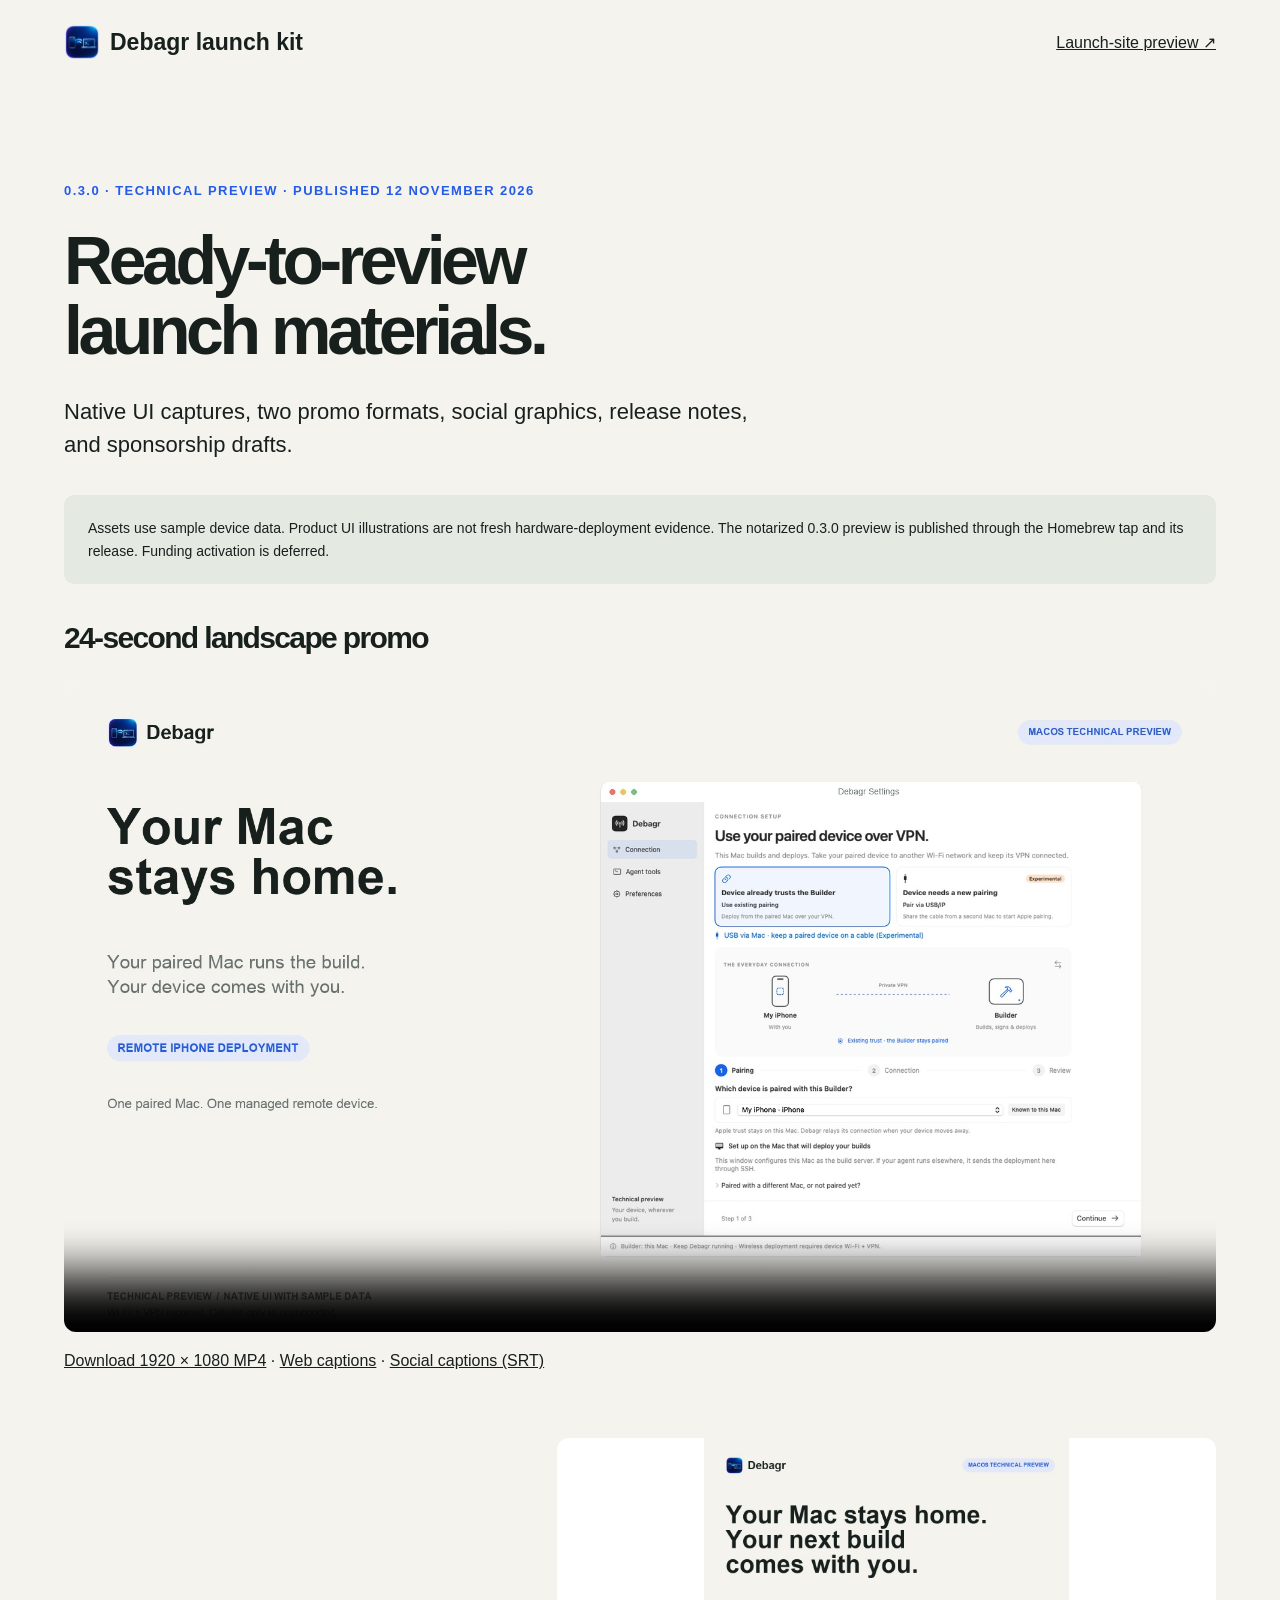
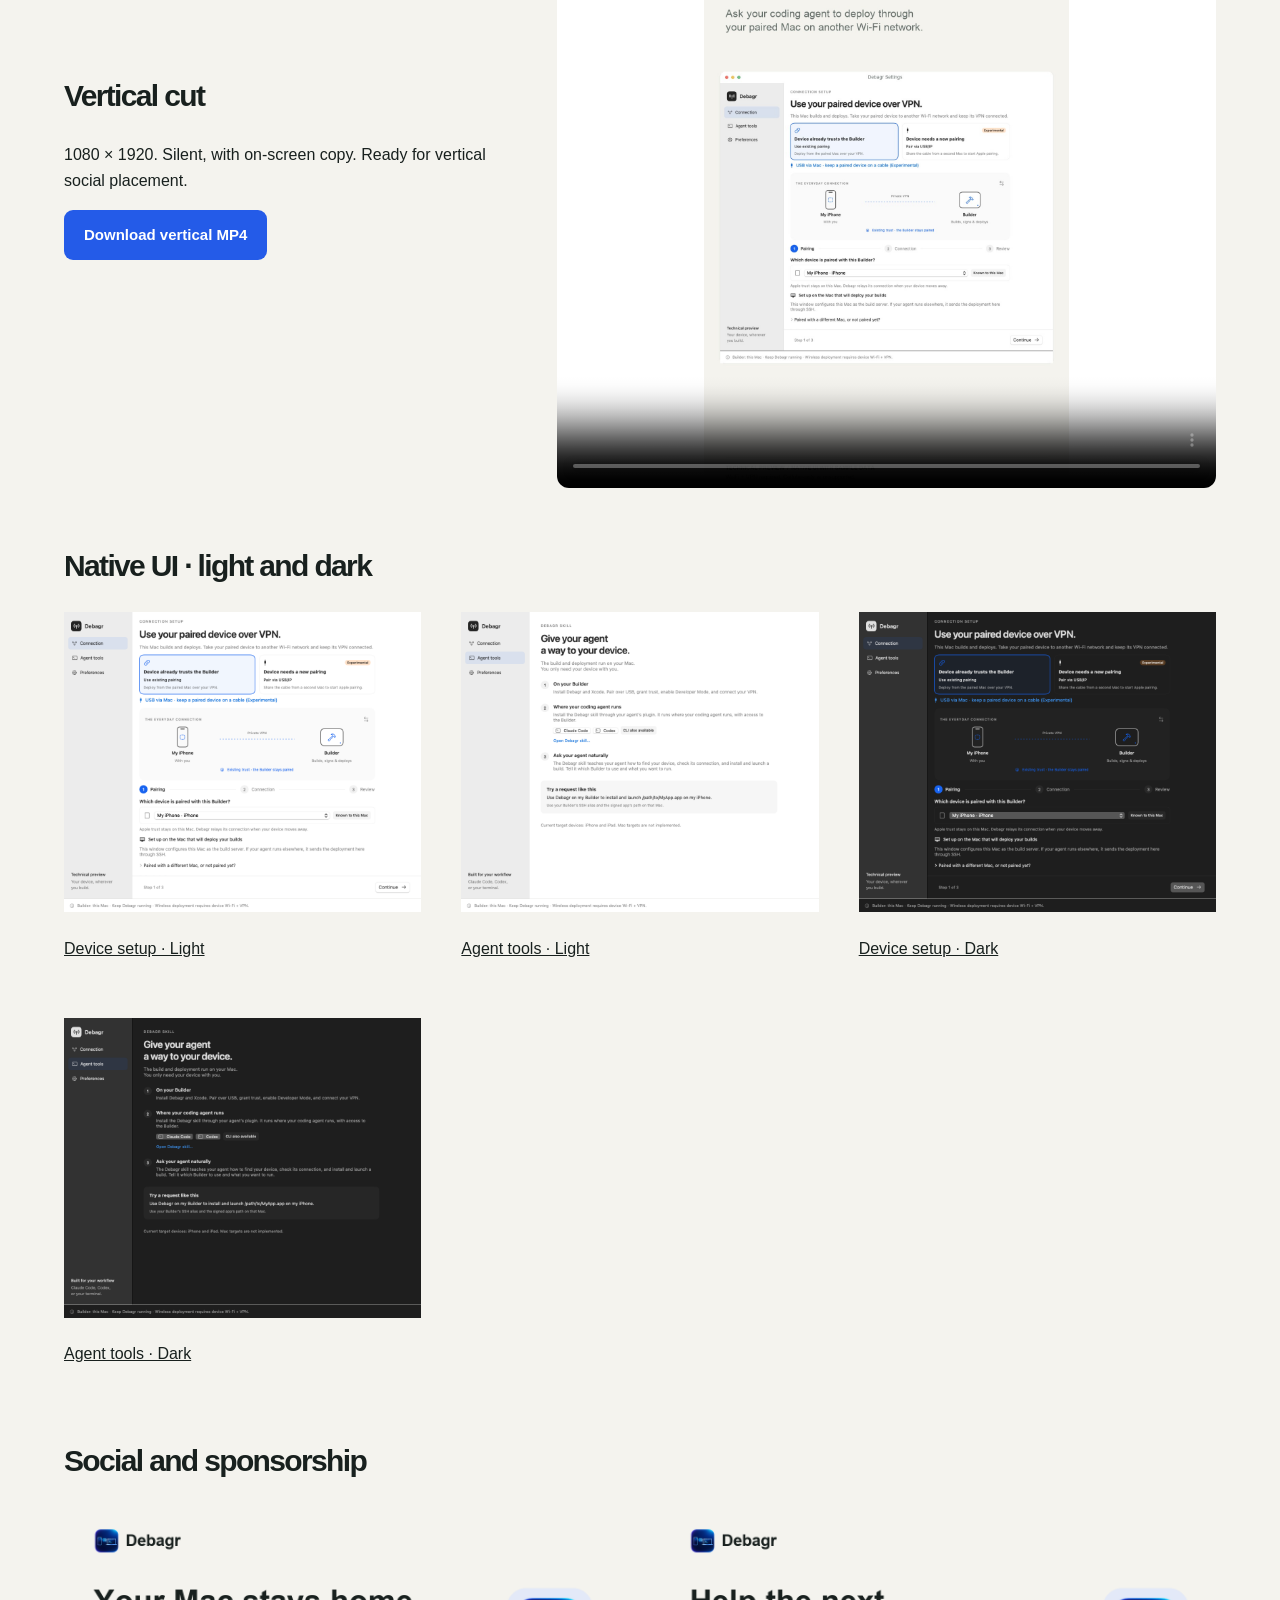
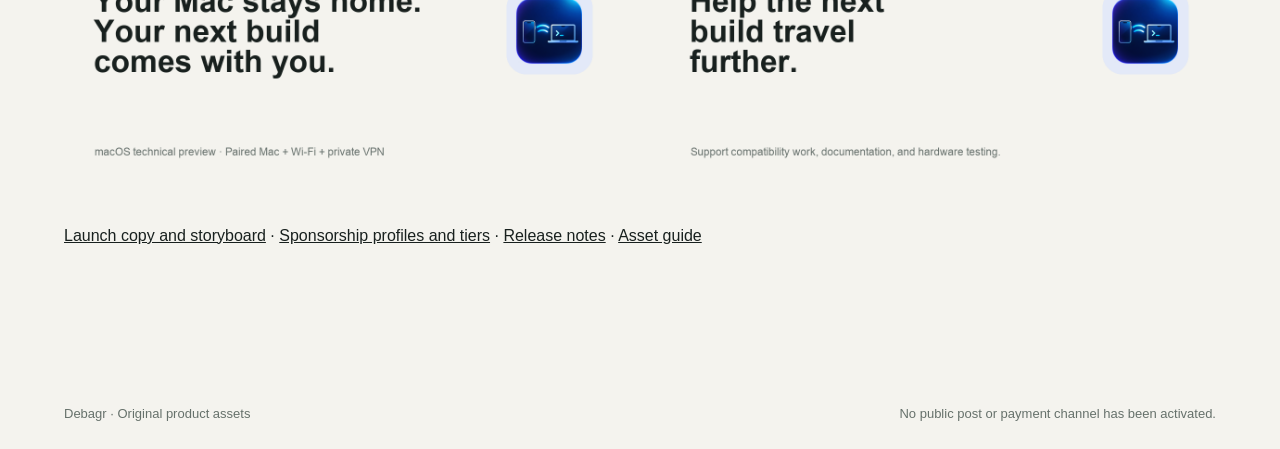
<file: Marketing/index.html>
<!doctype html>
<html lang="en"><head><meta charset="utf-8"><meta name="viewport" content="width=device-width,initial-scale=1"><title>Debagr launch kit</title><link rel="stylesheet" href="site/styles.css"></head>
<body><nav><a class="brand" href="index.html"><img src="AppIcon.png" width="36" height="36" alt="">Debagr launch kit</a><a href="site/">Launch-site preview ↗</a></nav><main class="legal" style="max-width:1200px"><span class="eyebrow">0.3.0 · Technical preview · Published 12 November 2026</span><h1>Ready-to-review<br>launch materials.</h1><p class="lede">Native UI captures, two promo formats, social graphics, release notes, and sponsorship drafts.</p><div class="warning">Assets use sample device data. Product UI illustrations are not fresh hardware-deployment evidence. The notarized 0.3.0 preview is published through the Homebrew tap and its release. Funding activation is deferred.</div>
<section><h2>24-second landscape promo</h2><video controls playsinline preload="metadata" poster="video/debagr-promo-landscape-poster.jpg"><source src="video/debagr-promo-landscape.mp4" type="video/mp4"><track kind="captions" src="video/debagr-promo.vtt" srclang="en" label="English"></video><p><a href="video/debagr-promo-landscape.mp4" download>Download 1920 × 1080 MP4</a> · <a href="video/debagr-promo.vtt" download>Web captions</a> · <a href="video/debagr-promo.srt" download>Social captions (SRT)</a></p></section>
<section class="showcase"><div><h2>Vertical cut</h2><p>1080 × 1920. Silent, with on-screen copy. Ready for vertical social placement.</p><a class="button" href="video/debagr-promo-vertical.mp4" download>Download vertical MP4</a></div><video controls playsinline preload="metadata" poster="video/debagr-promo-vertical-poster.jpg" style="max-height:650px"><source src="video/debagr-promo-vertical.mp4" type="video/mp4"><track kind="captions" src="video/debagr-promo.vtt" srclang="en" label="English"></video></section>
<section><h2>Native UI · light and dark</h2><div class="grid" style="grid-template-columns:repeat(auto-fit,minmax(270px,1fr))"><a href="screenshots/device-setup-light.png"><img src="screenshots/device-setup-light.png" alt="Device setup in light appearance, sample data"><p>Device setup · Light</p></a><a href="screenshots/agent-tools-light.png"><img src="screenshots/agent-tools-light.png" alt="Agent tools in light appearance, sample data"><p>Agent tools · Light</p></a><a href="screenshots/device-setup-dark.png"><img src="screenshots/device-setup-dark.png" alt="Device setup in dark appearance, sample data"><p>Device setup · Dark</p></a><a href="screenshots/agent-tools-dark.png"><img src="screenshots/agent-tools-dark.png" alt="Agent tools in dark appearance, sample data"><p>Agent tools · Dark</p></a></div></section>
<section><h2>Social and sponsorship</h2><div class="grid" style="grid-template-columns:repeat(auto-fit,minmax(270px,1fr))"><a href="social/launch-card.png"><img src="social/launch-card.png" alt="Debagr social card: Your Mac stays home. Your next build comes with you."></a><a href="sponsorship/cover.png"><img src="sponsorship/cover.png" alt="Sponsor cover: Help the next build travel further."></a></div><p><a href="launch-copy.md">Launch copy and storyboard</a> · <a href="sponsorship/README.md">Sponsorship profiles and tiers</a> · <a href="release-notes.md">Release notes</a> · <a href="README.md">Asset guide</a></p></section></main><footer><span>Debagr · Original product assets</span><span>No public post or payment channel has been activated.</span></footer></body></html>
</file>
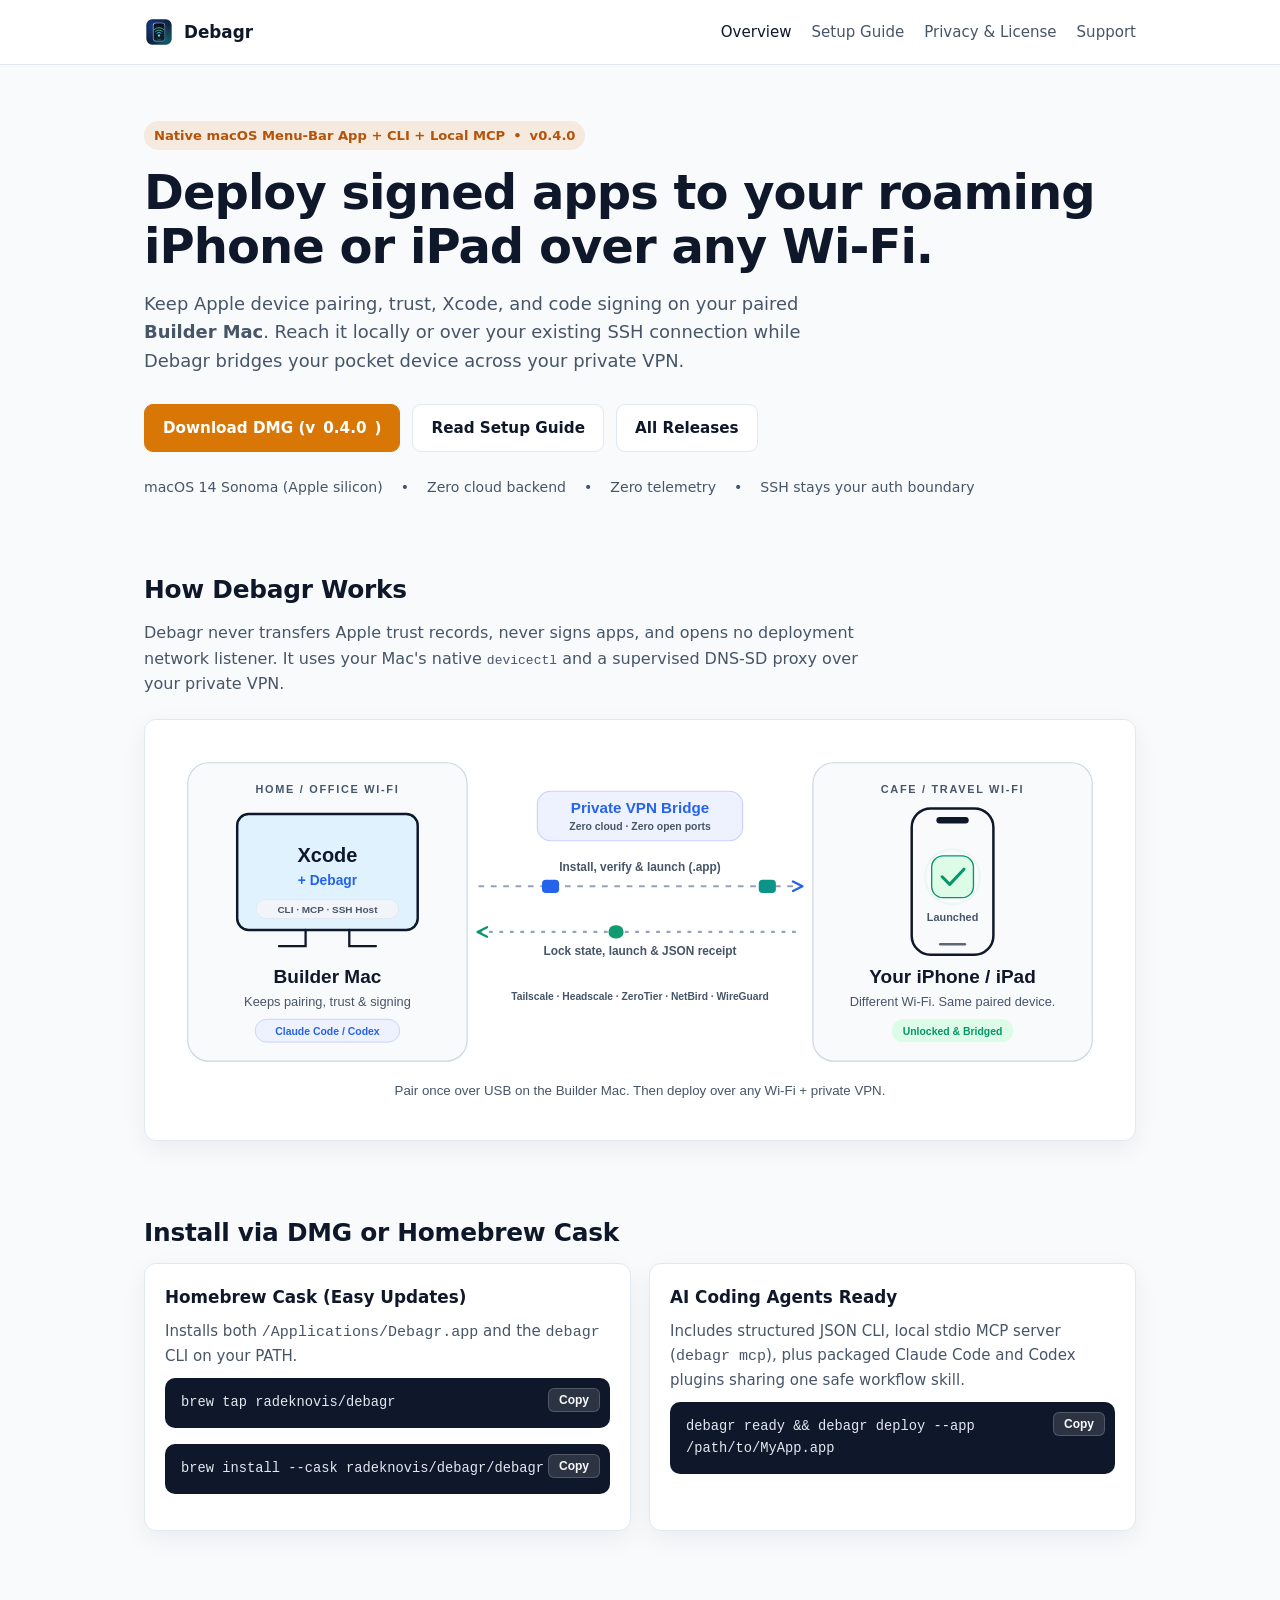
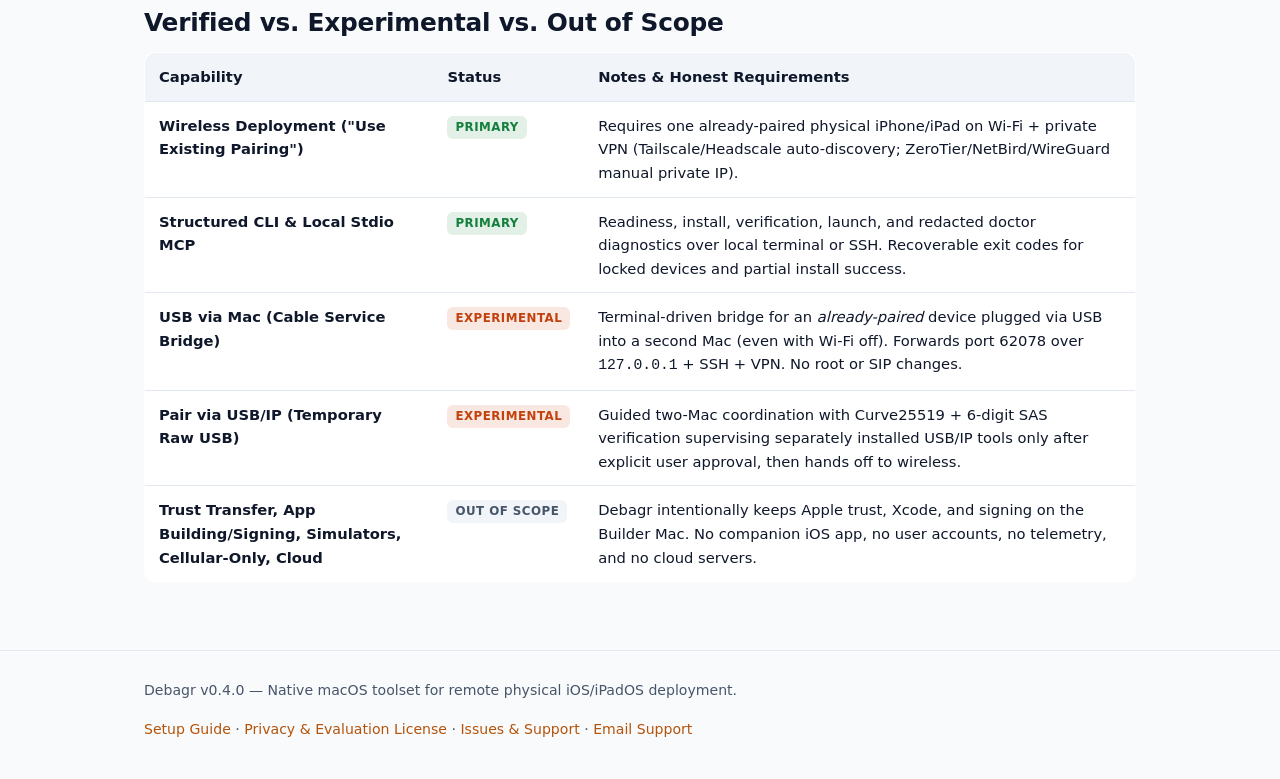
<file: site/index.html>
<!DOCTYPE html>
<html lang="en">
<head>
  <meta charset="utf-8">
  <meta name="viewport" content="width=device-width, initial-scale=1">
  <title>Debagr — Deploy Signed iOS & iPadOS Apps Remotely Through Your Paired Builder Mac</title>
  <link rel="icon" href="assets/app-icon.png">
  <link rel="stylesheet" href="styles.css">
  <script src="config.js"></script>
</head>
<body>
  <header class="site-header">
    <div class="container nav-inner">
      <a class="brand" href="index.html">
        <img src="assets/logo.svg" alt="Debagr icon">
        <span>Debagr</span>
      </a>
      <nav class="nav-links">
        <a class="active" href="index.html">Overview</a>
        <a href="guide.html">Setup Guide</a>
        <a href="legal.html">Privacy &amp; License</a>
        <a data-config-href="supportUrl" href="#support">Support</a>
      </nav>
    </div>
  </header>

  <main class="container">
    <section class="hero">
      <div class="eyebrow">
        <span>Native macOS Menu-Bar App + CLI + Local MCP</span>
        <span>•</span>
        <span>v<span data-config-text="version">0.4.0</span></span>
      </div>
      <h1>Deploy signed apps to your roaming iPhone or iPad over any Wi-Fi.</h1>
      <p class="lead">
        Keep Apple device pairing, trust, Xcode, and code signing on your paired <strong>Builder Mac</strong>.
        Reach it locally or over your existing SSH connection while Debagr bridges your pocket device across your private VPN.
      </p>

      <div class="cta-row">
        <a class="btn btn-primary" data-config-href="downloadUrl" href="#">Download DMG (v<span data-config-text="version">0.4.0</span>)</a>
        <a class="btn" href="guide.html">Read Setup Guide</a>
        <a class="btn" data-config-href="releasesUrl" href="#">All Releases</a>
      </div>

      <div class="meta-strip">
        <span data-config-text="minMacOS">macOS 14 Sonoma (Apple silicon)</span>
        <span>•</span>
        <span>Zero cloud backend</span>
        <span>•</span>
        <span>Zero telemetry</span>
        <span>•</span>
        <span>SSH stays your auth boundary</span>
      </div>
    </section>

    <section class="section">
      <h2>How Debagr Works</h2>
      <p class="section-sub">
        Debagr never transfers Apple trust records, never signs apps, and opens no deployment network listener.
        It uses your Mac's native <code>devicectl</code> and a supervised DNS-SD proxy over your private VPN.
      </p>
      <div class="diagram-box">
        <img src="assets/remote-deployment.svg" alt="Paired Builder Mac bridges signed app installs and launches to your roaming iPhone or iPad over a private VPN" style="width:100%;height:auto;display:block;border-radius:12px;">
      </div>
    </section>

    <section class="section">
      <h2>Install via DMG or Homebrew Cask</h2>
      <div class="card-grid">
        <div class="card">
          <h3>Homebrew Cask (Easy Updates)</h3>
          <p>Installs both <code>/Applications/Debagr.app</code> and the <code>debagr</code> CLI on your PATH.</p>
          <div class="code-block"><pre data-config-text="homebrewTapCommand">brew tap radeknovis/debagr</pre></div>
          <div class="code-block"><pre data-config-text="homebrewCaskCommand">brew install --cask radeknovis/debagr/debagr</pre></div>
        </div>
        <div class="card">
          <h3>AI Coding Agents Ready</h3>
          <p>Includes structured JSON CLI, local stdio MCP server (<code>debagr mcp</code>), plus packaged Claude Code and Codex plugins sharing one safe workflow skill.</p>
          <div class="code-block"><pre>debagr ready &amp;&amp; debagr deploy --app /path/to/MyApp.app</pre></div>
        </div>
      </div>
    </section>

    <section class="section">
      <h2>Verified vs. Experimental vs. Out of Scope</h2>
      <table>
        <thead>
          <tr>
            <th>Capability</th>
            <th>Status</th>
            <th>Notes &amp; Honest Requirements</th>
          </tr>
        </thead>
        <tbody>
          <tr>
            <td><strong>Wireless Deployment ("Use Existing Pairing")</strong></td>
            <td><span class="badge badge-ok">Primary</span></td>
            <td>Requires one already-paired physical iPhone/iPad on Wi-Fi + private VPN (Tailscale/Headscale auto-discovery; ZeroTier/NetBird/WireGuard manual private IP).</td>
          </tr>
          <tr>
            <td><strong>Structured CLI &amp; Local Stdio MCP</strong></td>
            <td><span class="badge badge-ok">Primary</span></td>
            <td>Readiness, install, verification, launch, and redacted doctor diagnostics over local terminal or SSH. Recoverable exit codes for locked devices and partial install success.</td>
          </tr>
          <tr>
            <td><strong>USB via Mac (Cable Service Bridge)</strong></td>
            <td><span class="badge badge-exp">Experimental</span></td>
            <td>Terminal-driven bridge for an <em>already-paired</em> device plugged via USB into a second Mac (even with Wi-Fi off). Forwards port 62078 over <code>127.0.0.1</code> + SSH + VPN. No root or SIP changes.</td>
          </tr>
          <tr>
            <td><strong>Pair via USB/IP (Temporary Raw USB)</strong></td>
            <td><span class="badge badge-exp">Experimental</span></td>
            <td>Guided two-Mac coordination with Curve25519 + 6-digit SAS verification supervising separately installed USB/IP tools only after explicit user approval, then hands off to wireless.</td>
          </tr>
          <tr>
            <td><strong>Trust Transfer, App Building/Signing, Simulators, Cellular-Only, Cloud</strong></td>
            <td><span class="badge badge-neutral">Out of Scope</span></td>
            <td>Debagr intentionally keeps Apple trust, Xcode, and signing on the Builder Mac. No companion iOS app, no user accounts, no telemetry, and no cloud servers.</td>
          </tr>
        </tbody>
      </table>
    </section>
  </main>

  <footer class="site-footer" id="support">
    <div class="container footer-row">
      <div>Debagr v<span data-config-text="version">0.4.0</span> — Native macOS toolset for remote physical iOS/iPadOS deployment.</div>
      <div>
        <a href="guide.html">Setup Guide</a> ·
        <a href="legal.html">Privacy &amp; Evaluation License</a> ·
        <a data-config-href="supportUrl" href="#">Issues &amp; Support</a> ·
        <a data-config-href="supportEmail" href="mailto:support@debagr.example">Email Support</a>
      </div>
    </div>
  </footer>

  <script src="app.js"></script>
</body>
</html>
</file>
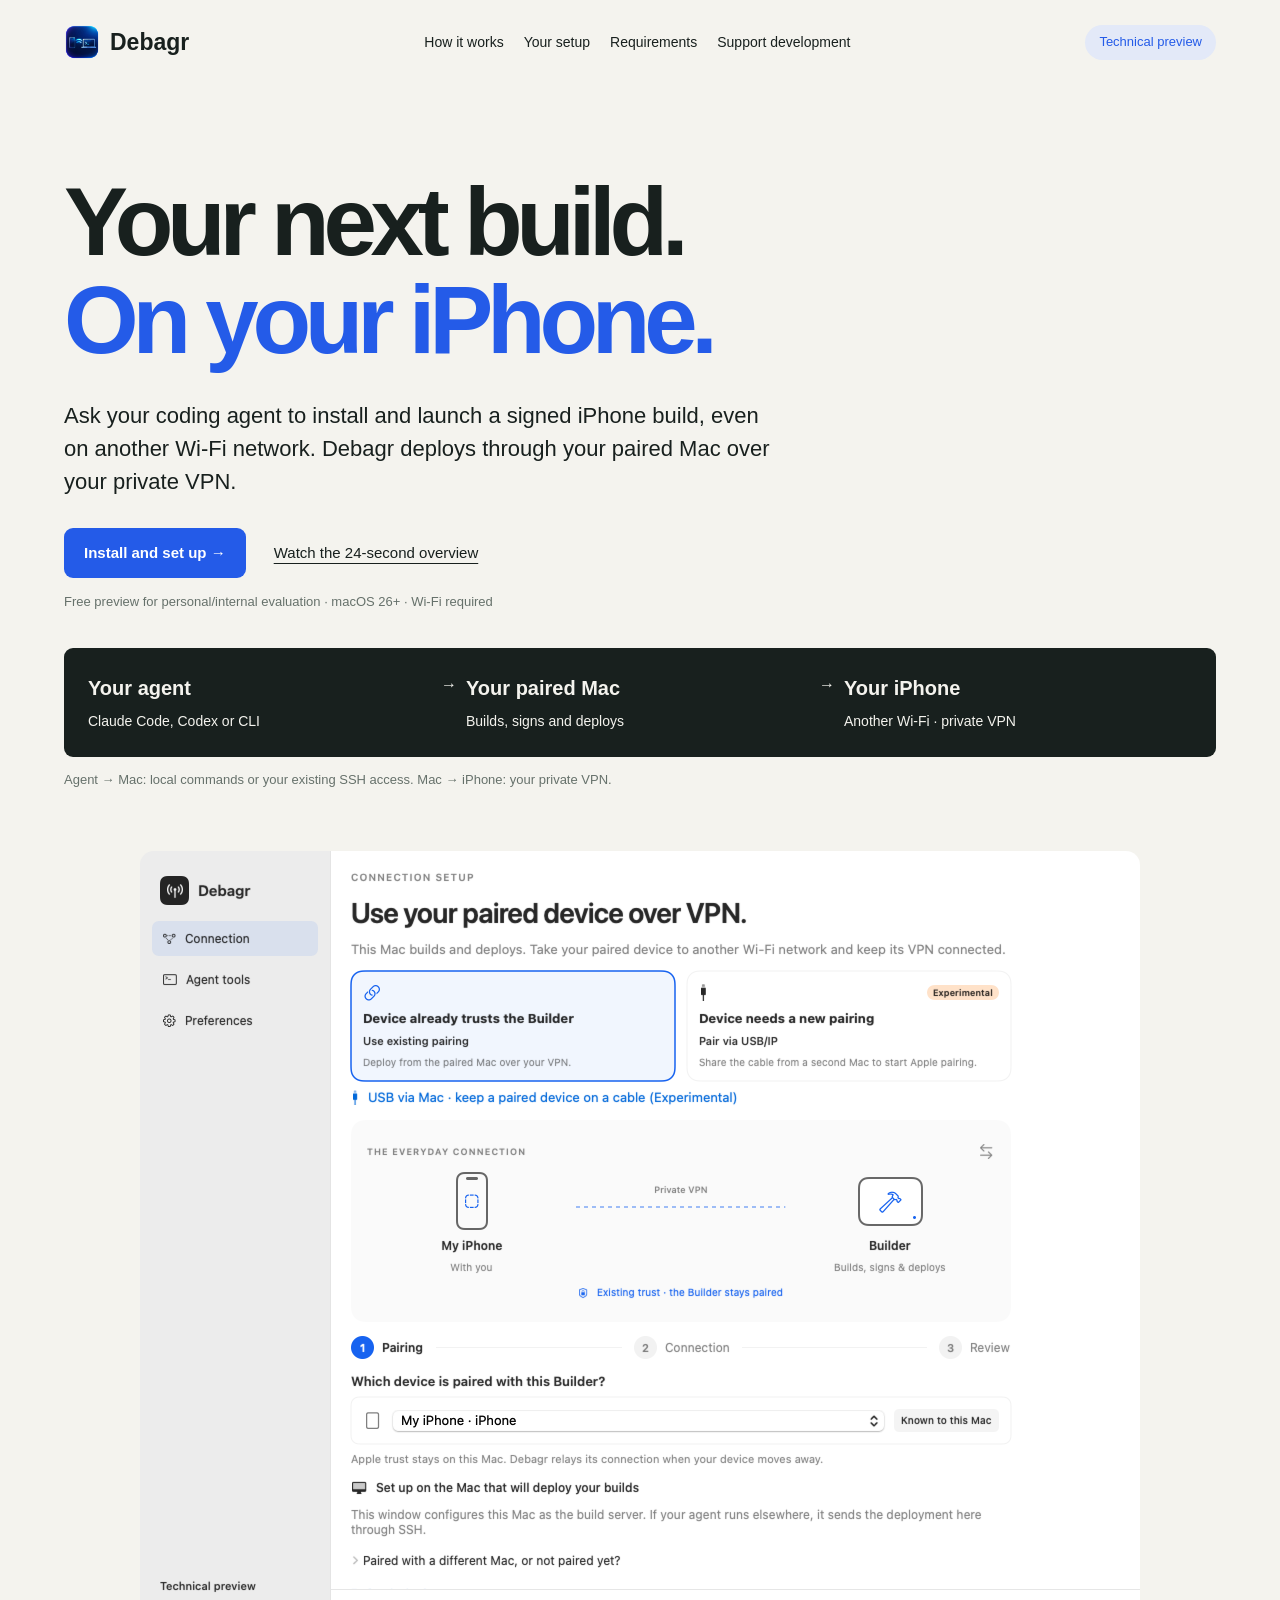
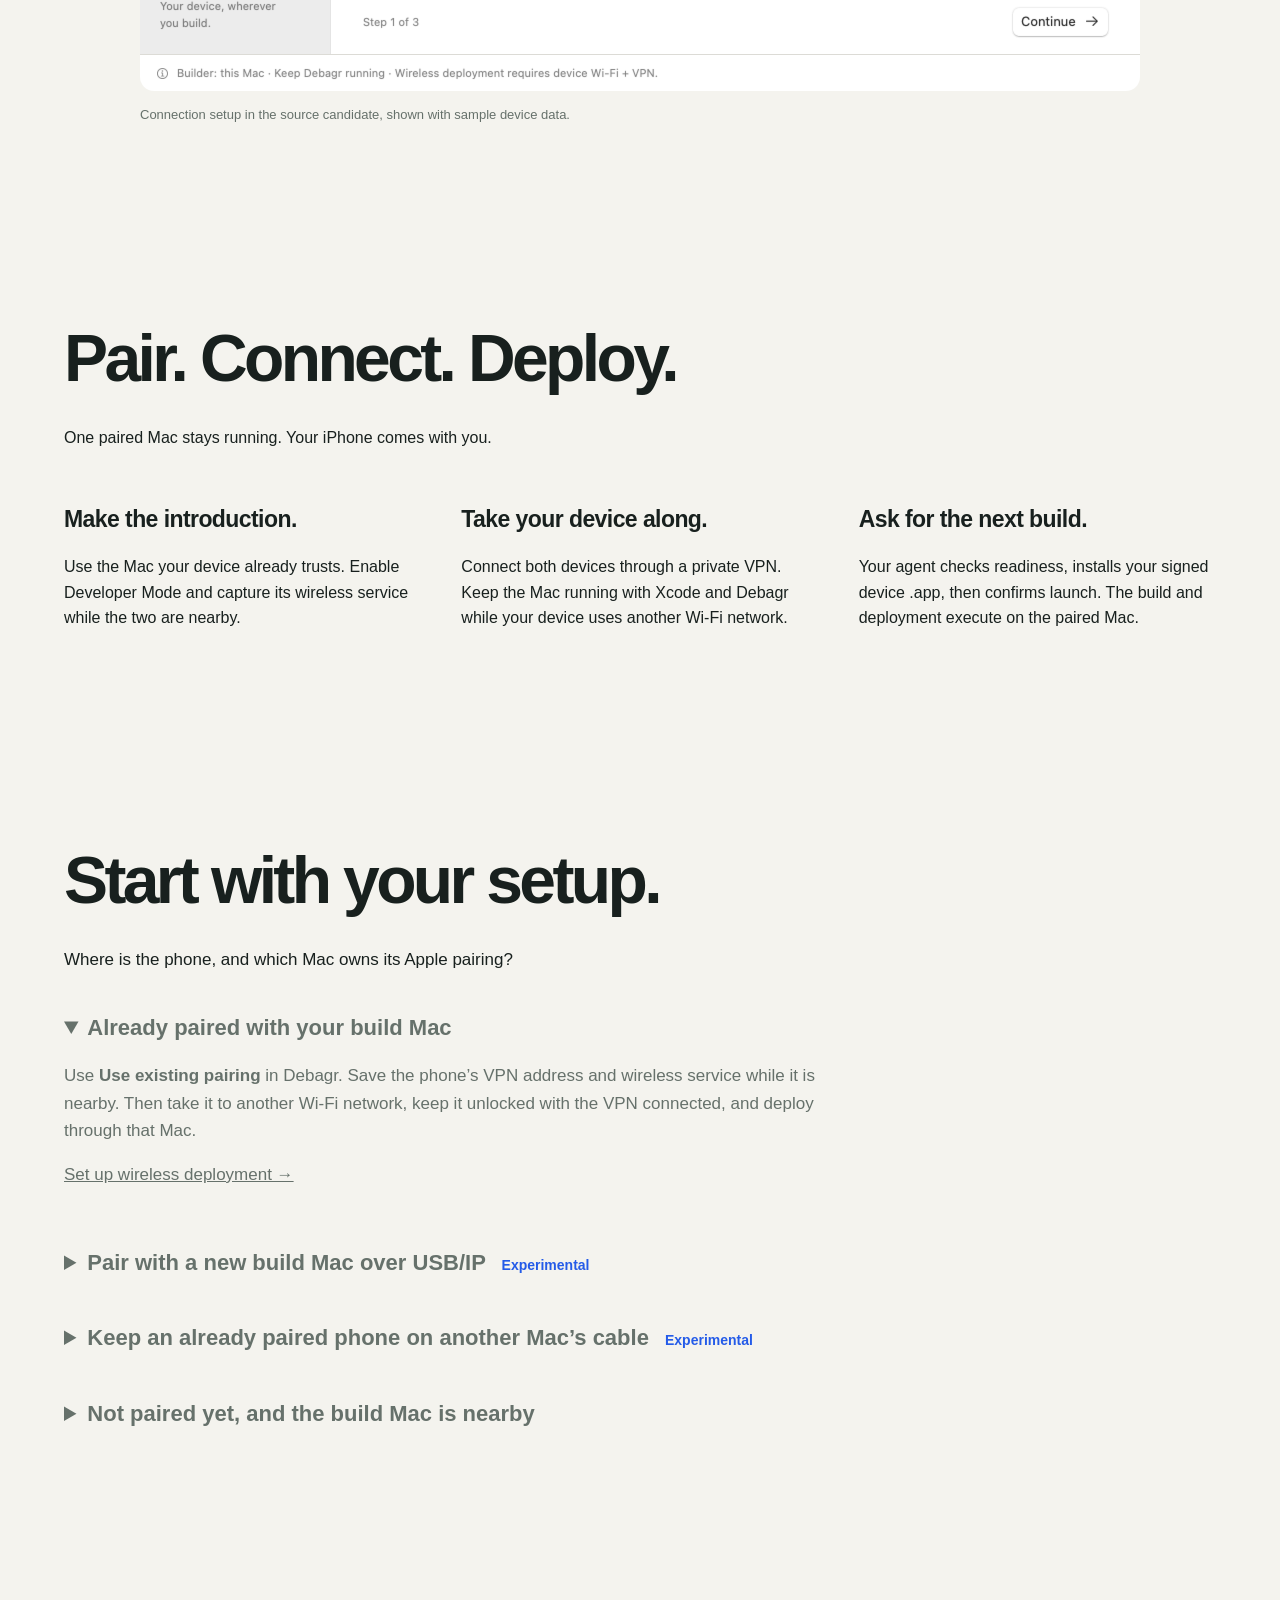
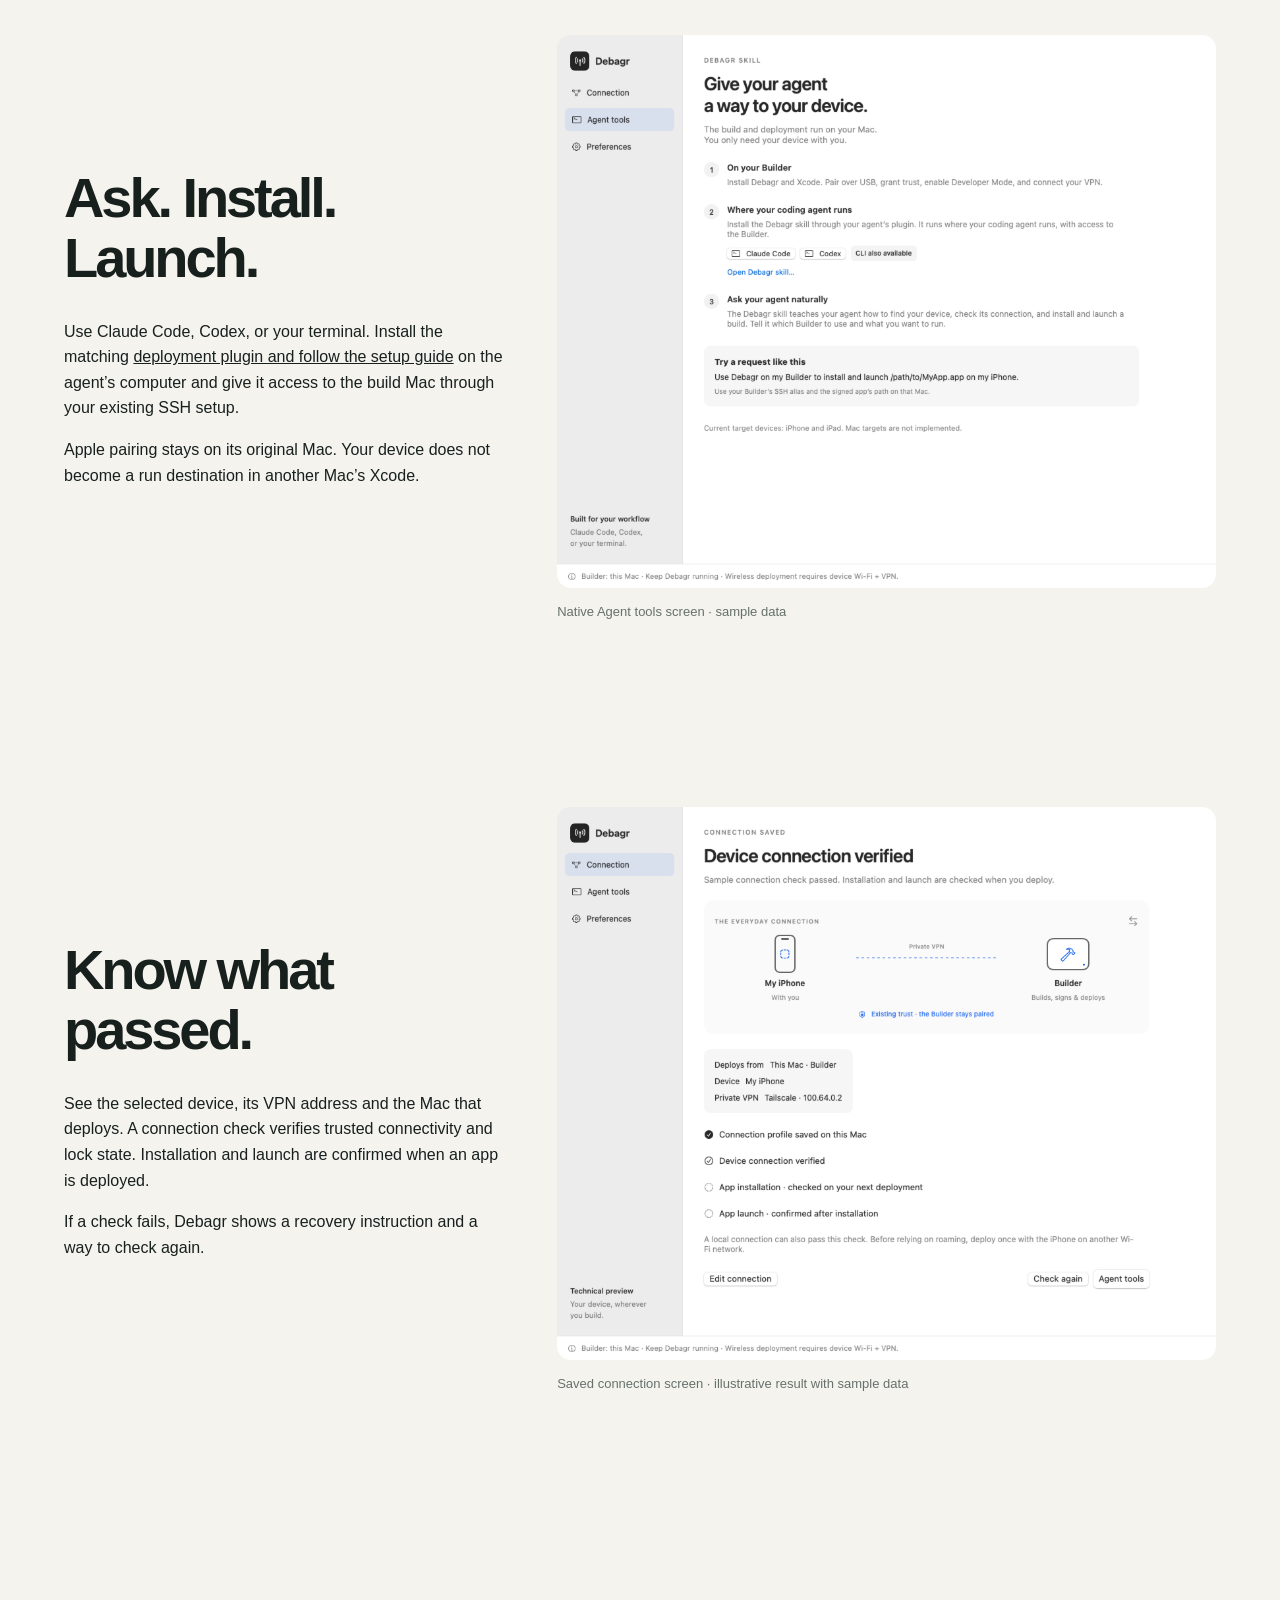
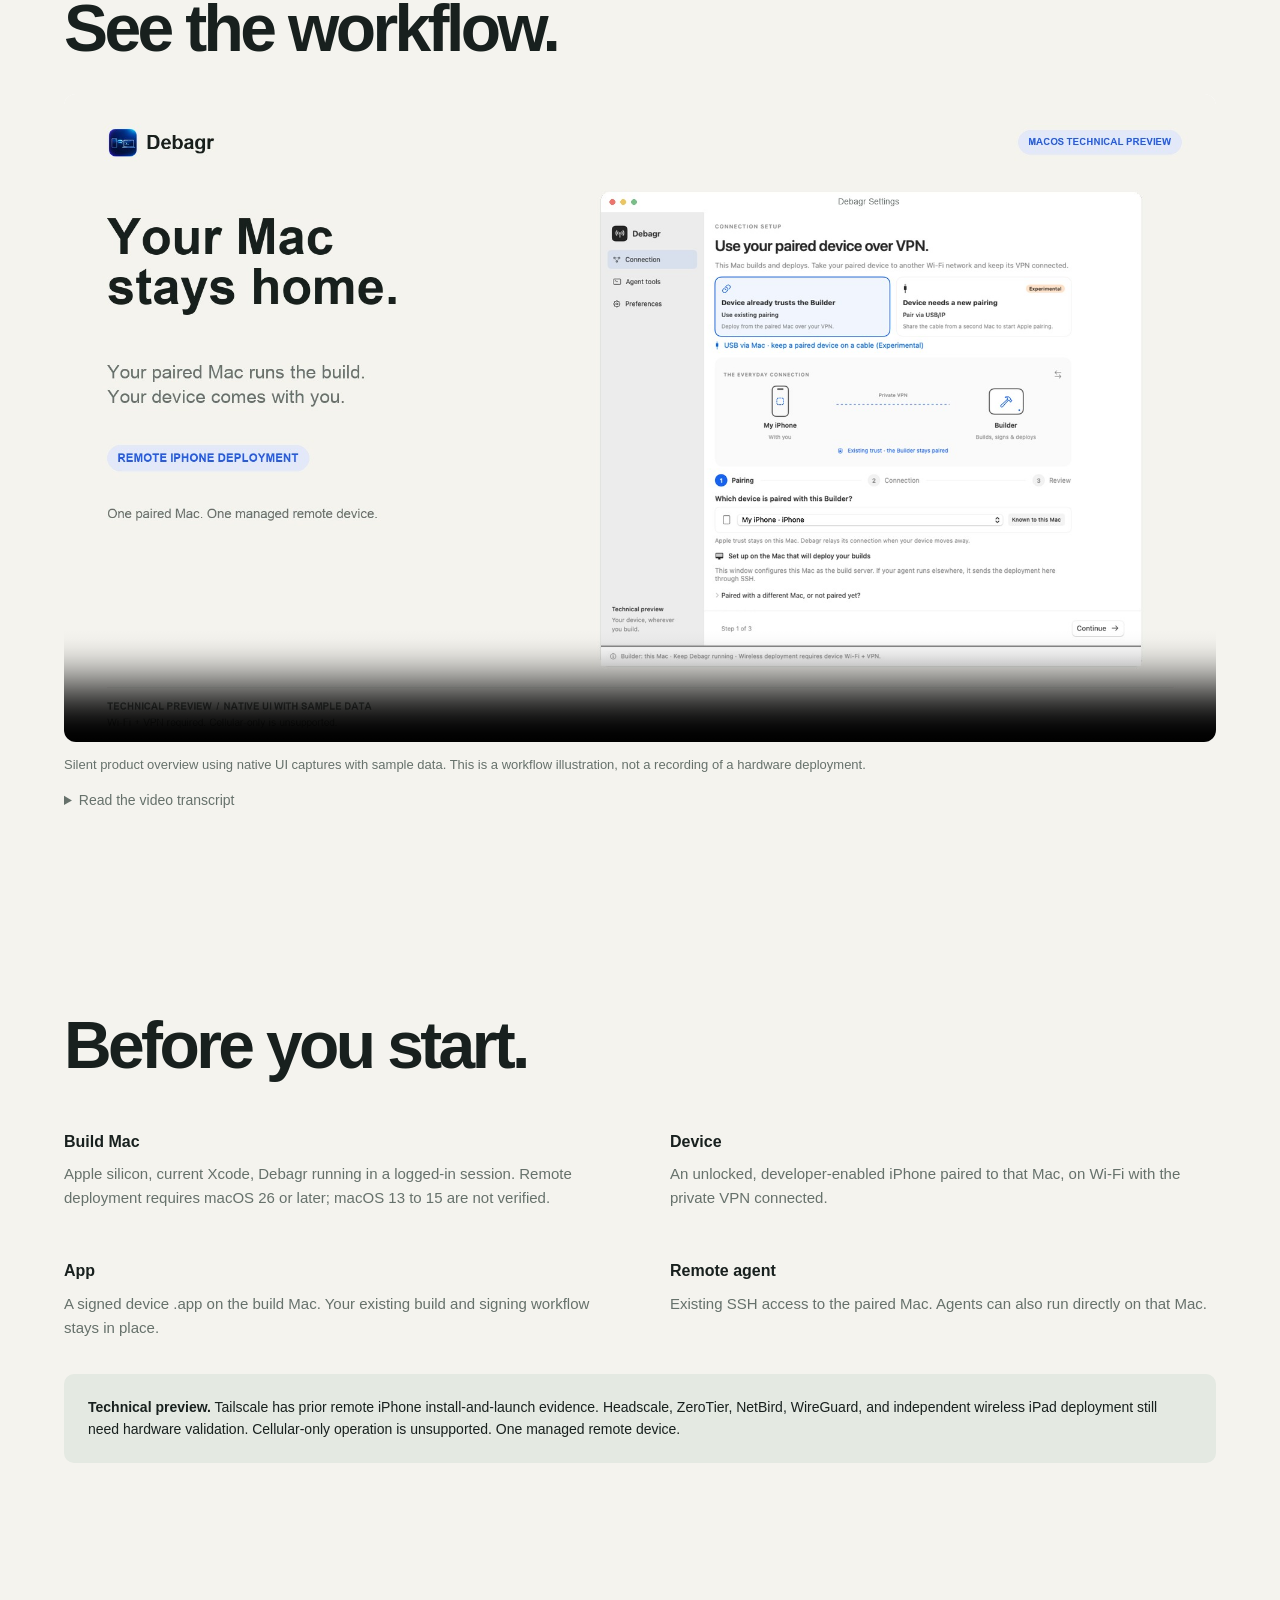
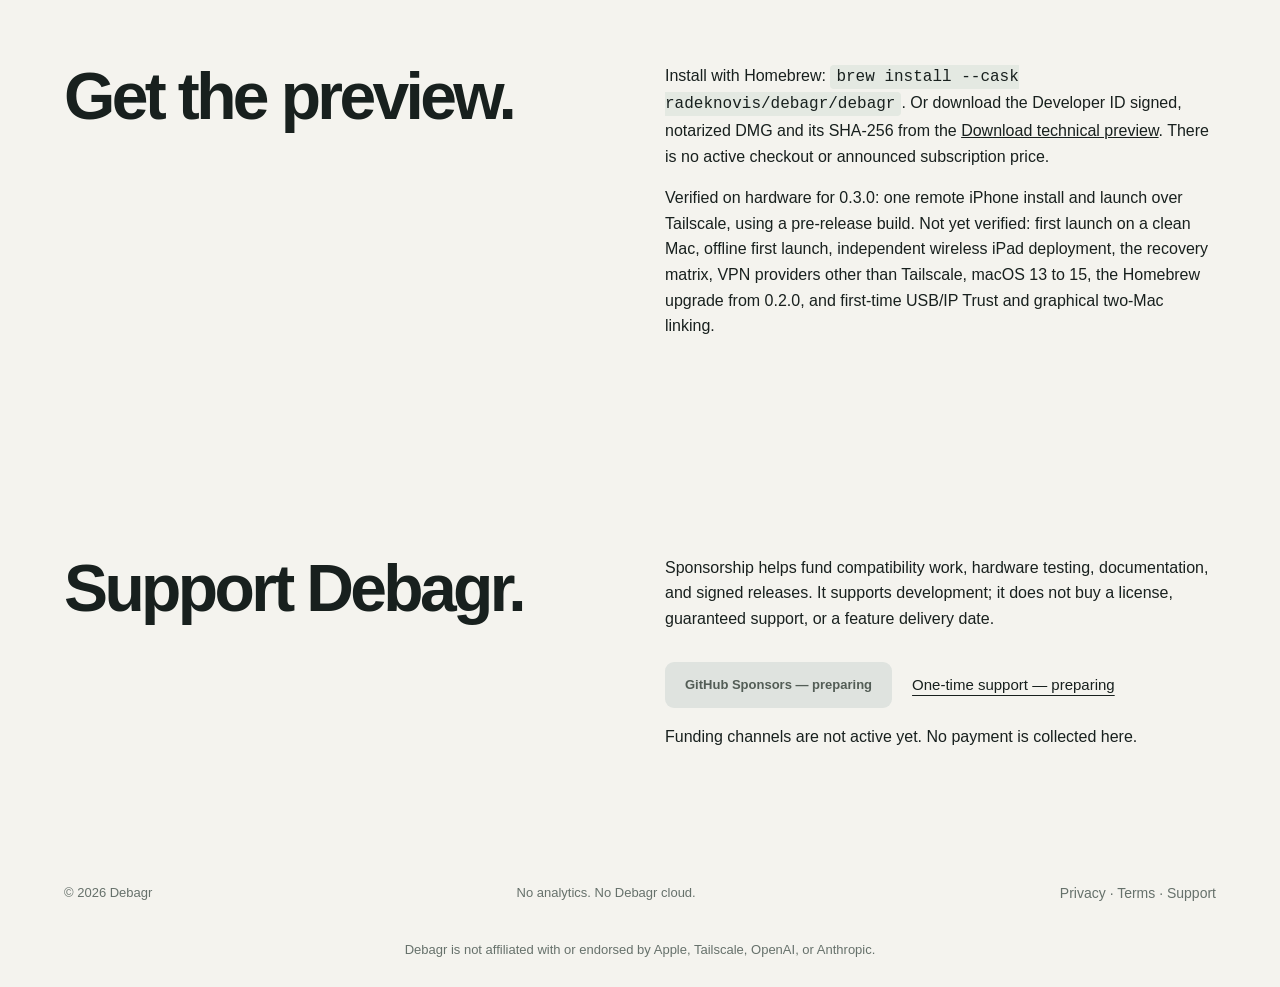
<file: Marketing/site/index.html>
<!doctype html>
<html lang="en">
<head>
  <meta charset="utf-8">
  <meta name="viewport" content="width=device-width, initial-scale=1">
  <meta name="description" content="Install and launch your next signed iPhone build on another Wi-Fi network. Debagr runs the deployment through your paired Mac and private VPN.">
  <meta property="og:title" content="Debagr — From prompt to pocket">
  <meta property="og:description" content="Remote iPhone deployment through your paired Mac. Native macOS app, JSON CLI, Claude Code and Codex plugins.">
  <meta property="og:image" content="https://radeknovis.github.io/debagr-site/assets/launch-card.png">
  <meta name="twitter:card" content="summary_large_image">
  <title>Debagr — Your next iPhone build, anywhere on Wi-Fi</title>
  <link rel="icon" href="assets/app-icon.png">
  <link rel="stylesheet" href="styles.css">
</head>
<body>
  <a class="skip-link" href="#main">Skip to content</a>
  <nav aria-label="Main navigation">
    <a class="brand" href="#top"><img src="assets/app-icon.png" width="36" height="36" alt="">Debagr</a>
    <div class="nav-links"><a href="#workflow">How it works</a><a href="#setup-paths">Your setup</a><a href="#requirements">Requirements</a><a href="#support">Support development</a></div>
    <span class="badge">Technical preview</span>
  </nav>
  <main id="main">
    <section class="hero" id="top">
      <h1>Your next build.<br><em>On your iPhone.</em></h1>
      <p class="lede">Ask your coding agent to install and launch a signed iPhone build, even on another Wi-Fi network. Debagr deploys through your paired Mac over your private VPN.</p>
      <div class="actions"><a class="button" href="setup.html">Install and set up <span aria-hidden="true">→</span></a><a class="text-link" href="#watch">Watch the 24-second overview</a></div>
      <p class="fine">Free preview for personal/internal evaluation · macOS 26+ · Wi-Fi required</p>
      <ol class="connection-route" aria-label="Deployment route">
        <li><strong>Your agent</strong><span>Claude Code, Codex or CLI</span></li>
        <li><strong>Your paired Mac</strong><span>Builds, signs and deploys</span></li>
        <li><strong>Your iPhone</strong><span>Another Wi-Fi · private VPN</span></li>
      </ol>
      <p class="fine">Agent → Mac: local commands or your existing SSH access. Mac → iPhone: your private VPN.</p>
      <figure class="product-shot"><img src="assets/device-setup-light.png" width="2000" height="1680" alt="Debagr connection setup: choose an already paired device or experimental pairing through another Mac, then follow the device-to-Builder diagram. Sample device data."><figcaption>Connection setup in the source candidate, shown with sample device data.</figcaption></figure>
    </section>
    <section class="section" id="workflow">
      <div class="section-heading"><h2>Pair. Connect. Deploy.</h2><p>One paired Mac stays running. Your iPhone comes with you.</p></div>
      <div class="grid three">
        <article><h3>Make the introduction.</h3><p>Use the Mac your device already trusts. Enable Developer Mode and capture its wireless service while the two are nearby.</p></article>
        <article><h3>Take your device along.</h3><p>Connect both devices through a private VPN. Keep the Mac running with Xcode and Debagr while your device uses another Wi-Fi network.</p></article>
        <article><h3>Ask for the next build.</h3><p>Your agent checks readiness, installs your signed device .app, then confirms launch. The build and deployment execute on the paired Mac.</p></article>
      </div>
    </section>
    <section class="section setup-paths" id="setup-paths">
      <div class="section-heading"><h2>Start with your setup.</h2><p>Where is the phone, and which Mac owns its Apple pairing?</p></div>
      <details open>
        <summary>Already paired with your build Mac</summary>
        <p>Use <strong>Use existing pairing</strong> in Debagr. Save the phone’s VPN address and wireless service while it is nearby. Then take it to another Wi-Fi network, keep it unlocked with the VPN connected, and deploy through that Mac.</p>
        <p><a href="setup.html#wireless">Set up wireless deployment →</a></p>
      </details>
      <details>
        <summary>Pair with a new build Mac over USB/IP <span>Experimental</span></summary>
        <p>When the Builder is elsewhere, plug the unlocked iPhone or iPad into a nearby Mac. In the source candidate, choose <strong>Pair via USB/IP</strong> to share that cable with the Builder for Apple pairing.</p>
        <p><a href="setup.html#usbip">Check the USB tools, Mac requirements and iPad test result →</a></p>
      </details>
      <details>
        <summary>Keep an already paired phone on another Mac’s cable <span>Experimental</span></summary>
        <p>Choose <strong>USB via Mac</strong> in a source build to use the cable bridge. The phone must already trust the Builder.</p>
        <p><a href="setup.html#usb">Set up the cable bridge →</a></p>
      </details>
      <details>
        <summary>Not paired yet, and the build Mac is nearby</summary>
        <p>Connect the iPhone directly to the build Mac by USB once. Approve Trust, enable Developer Mode and run a local signed build from Xcode. Then choose <strong>Use existing pairing</strong> in Debagr.</p>
      </details>
    </section>
    <section class="section showcase">
      <div><h2>Ask. Install. Launch.</h2><p>Use Claude Code, Codex, or your terminal. Install the matching <a href="setup.html">deployment plugin and follow the setup guide</a> on the agent’s computer and give it access to the build Mac through your existing SSH setup.</p><p>Apple pairing stays on its original Mac. Your device does not become a run destination in another Mac’s Xcode.</p></div>
      <figure><img loading="lazy" src="assets/agent-tools-light.png" width="2000" height="1680" alt="Debagr Agent tools with three setup steps, Claude Code and Codex plugin links, and the Open Debagr skill link."><figcaption>Native Agent tools screen · sample data</figcaption></figure>
    </section>
    <section class="section showcase">
      <div><h2>Know what passed.</h2><p>See the selected device, its VPN address and the Mac that deploys. A connection check verifies trusted connectivity and lock state. Installation and launch are confirmed when an app is deployed.</p><p>If a check fails, Debagr shows a recovery instruction and a way to check again.</p></div>
      <figure><img loading="lazy" src="assets/connection-saved-light.png" width="2000" height="1680" alt="Debagr saved connection showing the Builder, target device and VPN address, with connection, installation and launch checks listed separately. Sample result."><figcaption>Saved connection screen · illustrative result with sample data</figcaption></figure>
    </section>
    <section class="section" id="watch">
      <div class="section-heading"><h2>See the workflow.</h2></div>
      <video controls playsinline preload="metadata" poster="assets/promo-poster.jpg" aria-label="Debagr product overview, 24 seconds, silent with on-screen text">
        <source src="assets/debagr-promo.mp4" type="video/mp4">
        <track kind="captions" src="assets/debagr-promo.vtt" srclang="en" label="English">
        <a href="assets/debagr-promo.mp4">Download the Debagr promo video</a>
      </video>
      <p class="fine">Silent product overview using native UI captures with sample data. This is a workflow illustration, not a recording of a hardware deployment.</p>
      <details><summary>Read the video transcript</summary><p>Your Mac stays home. Your next build comes with you. Pair once over USB. Connect your Mac and device through a private VPN. Ask Claude Code, Codex, or your terminal to check readiness, install, and confirm launch. Keep the paired Mac running. Wi-Fi is required; cellular-only is unsupported.</p></details>
    </section>
    <section class="section" id="requirements">
      <div class="section-heading"><h2>Before you start.</h2></div>
      <ul class="requirements">
        <li><strong>Build Mac</strong><span>Apple silicon, current Xcode, Debagr running in a logged-in session. Remote deployment requires macOS 26 or later; macOS 13 to 15 are not verified.</span></li>
        <li><strong>Device</strong><span>An unlocked, developer-enabled iPhone paired to that Mac, on Wi-Fi with the private VPN connected.</span></li>
        <li><strong>App</strong><span>A signed device .app on the build Mac. Your existing build and signing workflow stays in place.</span></li>
        <li><strong>Remote agent</strong><span>Existing SSH access to the paired Mac. Agents can also run directly on that Mac.</span></li>
      </ul>
      <div class="warning"><strong>Technical preview.</strong> Tailscale has prior remote iPhone install-and-launch evidence. Headscale, ZeroTier, NetBird, WireGuard, and independent wireless iPad deployment still need hardware validation. Cellular-only operation is unsupported. One managed remote device.</div>
    </section>
    <section class="section availability" id="availability">
      <div><h2>Get the preview.</h2></div>
      <div><p>Install with Homebrew: <code>brew install --cask radeknovis/debagr/debagr</code>. Or download the Developer ID signed, notarized DMG and its SHA-256 from the <a id="download" href="https://github.com/radeknovis/homebrew-debagr/releases/tag/v0.3.0">0.3.0 release</a>. There is no active checkout or announced subscription price.</p><p class="fine">Verified on hardware for 0.3.0: one remote iPhone install and launch over Tailscale, using a pre-release build. Not yet verified: first launch on a clean Mac, offline first launch, independent wireless iPad deployment, the recovery matrix, VPN providers other than Tailscale, macOS 13 to 15, the Homebrew upgrade from 0.2.0, and first-time USB/IP Trust and graphical two-Mac linking.</p></div>
    </section>
    <section class="section availability" id="support">
      <div><h2>Support Debagr.</h2></div>
      <div><p>Sponsorship helps fund compatibility work, hardware testing, documentation, and signed releases. It supports development; it does not buy a license, guaranteed support, or a feature delivery date.</p><div class="actions left"><a id="sponsor" class="button" href="#funding-status" aria-disabled="true">GitHub Sponsors — preparing</a><a id="kofi" class="text-link" href="#funding-status" aria-disabled="true">One-time support — preparing</a></div><p class="fine" id="funding-status">Funding channels are not active yet. No payment is collected here.</p></div>
    </section>
  </main>
  <footer><span>© 2026 Debagr</span><span>No analytics. No Debagr cloud.</span><a href="legal.html">Privacy · Terms · Support</a></footer>
  <p class="disclaimer">Debagr is not affiliated with or endorsed by Apple, Tailscale, OpenAI, or Anthropic.</p>
  <script src="config.js"></script>
  <script>
    for (const [id, value, label] of [
      ["download", window.DEBAGR_DOWNLOAD_URL, "Download technical preview"],
      ["sponsor", window.DEBAGR_SPONSOR_URL, "Sponsor on GitHub"],
      ["kofi", window.DEBAGR_KOFI_URL, "Leave a one-time tip"]
    ]) {
      try {
        const url = new URL(value);
        if (url.protocol !== "https:") continue;
        const link = document.getElementById(id);
        if (!link) continue;
        link.href = url.href;
        link.textContent = label;
        link.removeAttribute("aria-disabled");
      } catch { /* Links stay in preparation until verified HTTPS destinations are configured. */ }
    }
    if (!["sponsor", "kofi"].every(id => document.getElementById(id).hasAttribute("aria-disabled"))) {
      document.getElementById("funding-status").textContent = "Optional support is processed by the linked provider under its terms.";
    }
  </script>
</body>
</html>
</file>
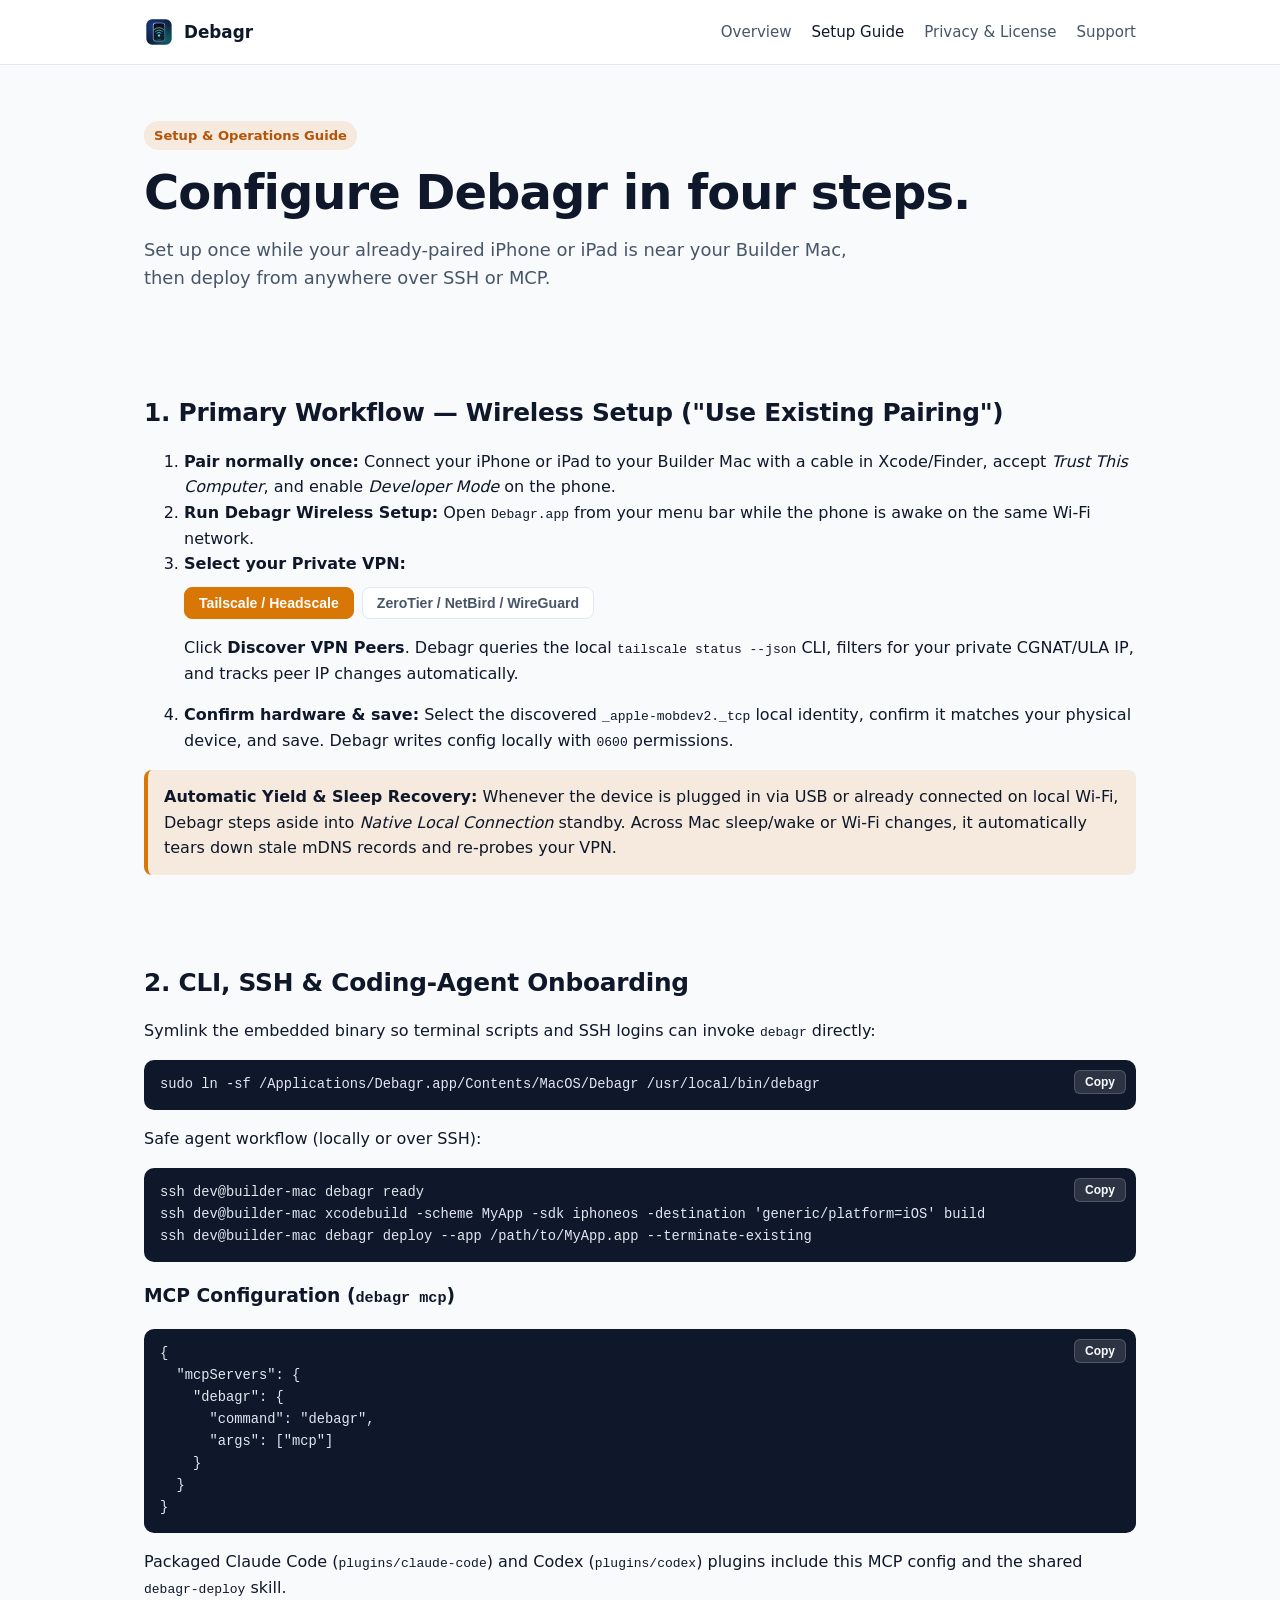
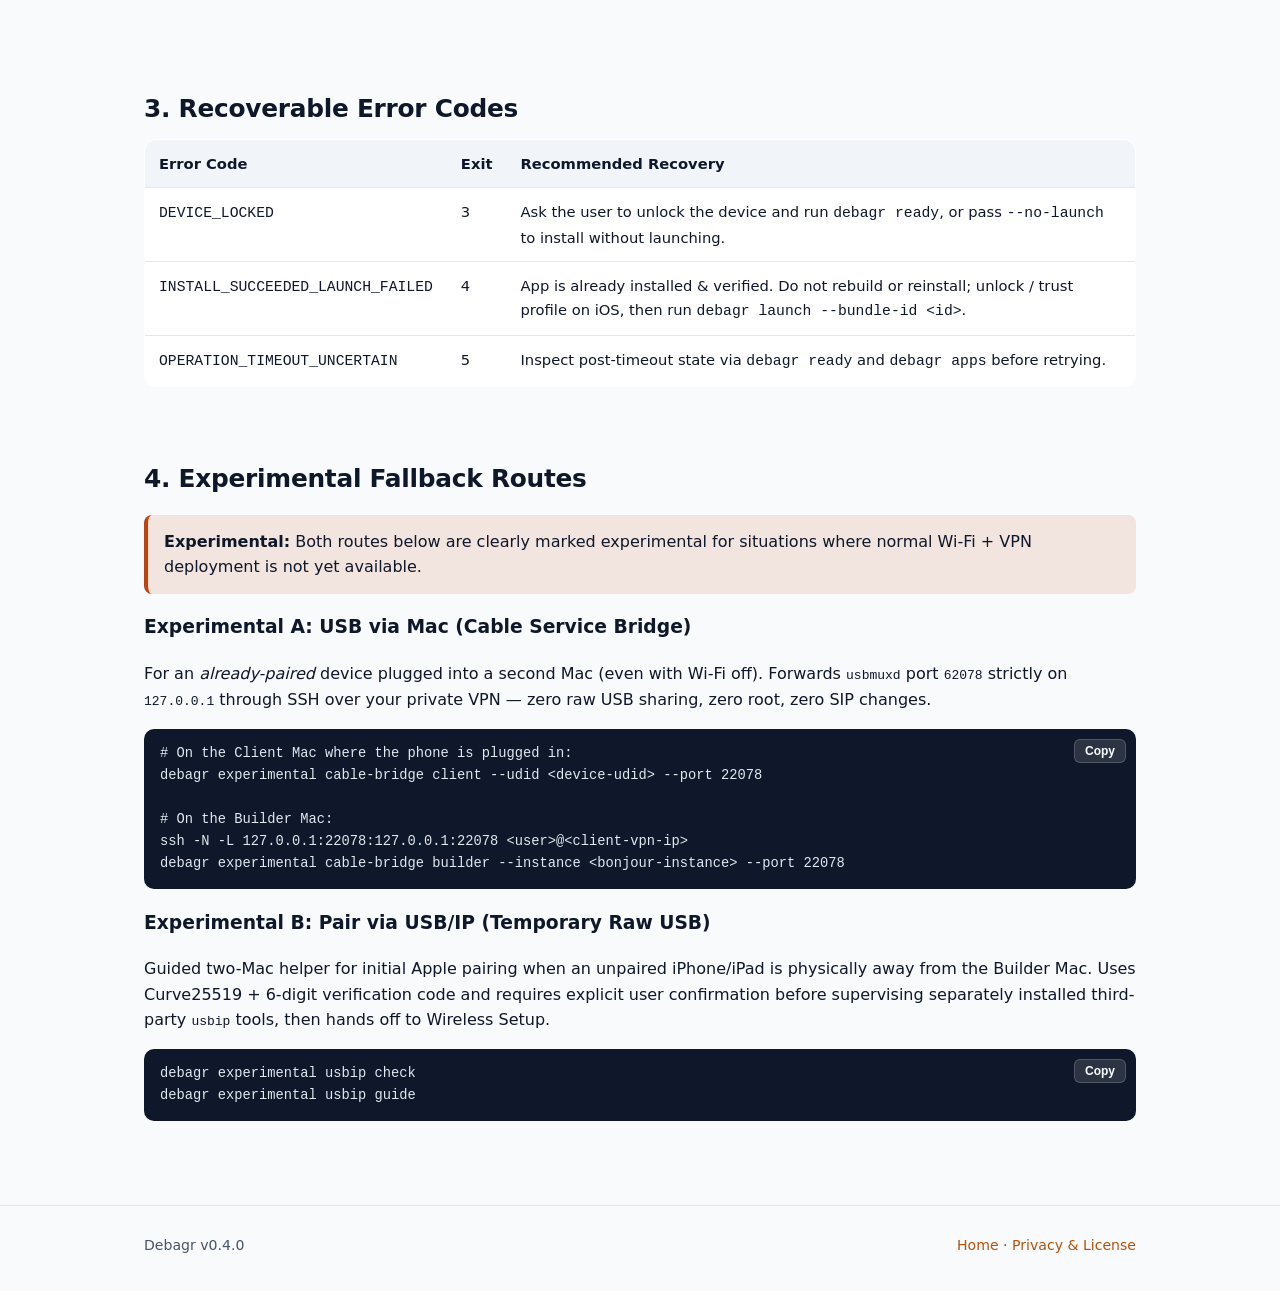
<file: site/guide.html>
<!DOCTYPE html>
<html lang="en">
<head>
  <meta charset="utf-8">
  <meta name="viewport" content="width=device-width, initial-scale=1">
  <title>Setup Guide — Debagr</title>
  <link rel="icon" href="assets/app-icon.png">
  <link rel="stylesheet" href="styles.css">
  <script src="config.js"></script>
</head>
<body>
  <header class="site-header">
    <div class="container nav-inner">
      <a class="brand" href="index.html">
        <img src="assets/logo.svg" alt="Debagr icon">
        <span>Debagr</span>
      </a>
      <nav class="nav-links">
        <a href="index.html">Overview</a>
        <a class="active" href="guide.html">Setup Guide</a>
        <a href="legal.html">Privacy &amp; License</a>
        <a data-config-href="supportUrl" href="#">Support</a>
      </nav>
    </div>
  </header>

  <main class="container">
    <section class="hero">
      <div class="eyebrow">Setup &amp; Operations Guide</div>
      <h1>Configure Debagr in four steps.</h1>
      <p class="lead">
        Set up once while your already-paired iPhone or iPad is near your Builder Mac, then deploy from anywhere over SSH or MCP.
      </p>
    </section>

    <section class="section">
      <h2>1. Primary Workflow — Wireless Setup ("Use Existing Pairing")</h2>
      <ol>
        <li><strong>Pair normally once:</strong> Connect your iPhone or iPad to your Builder Mac with a cable in Xcode/Finder, accept <em>Trust This Computer</em>, and enable <em>Developer Mode</em> on the phone.</li>
        <li><strong>Run Debagr Wireless Setup:</strong> Open <code>Debagr.app</code> from your menu bar while the phone is awake on the same Wi-Fi network.</li>
        <li><strong>Select your Private VPN:</strong>
          <div data-tab-group>
            <div class="tabs" style="margin-top:10px;">
              <button class="tab-btn active" type="button" data-tab="tailscale">Tailscale / Headscale</button>
              <button class="tab-btn" type="button" data-tab="manual-vpn">ZeroTier / NetBird / WireGuard</button>
            </div>
            <div class="tab-panel active" data-panel="tailscale">
              <p>Click <strong>Discover VPN Peers</strong>. Debagr queries the local <code>tailscale status --json</code> CLI, filters for your private CGNAT/ULA IP, and tracks peer IP changes automatically.</p>
            </div>
            <div class="tab-panel" data-panel="manual-vpn">
              <p>Select your VPN provider and enter your phone's private VPN IPv4/IPv6 address (RFC 1918, <code>100.64.0.0/10</code>, or IPv6 ULA <code>fc00::/7</code>). Public IPs are rejected for safety.</p>
            </div>
          </div>
        </li>
        <li><strong>Confirm hardware &amp; save:</strong> Select the discovered <code>_apple-mobdev2._tcp</code> local identity, confirm it matches your physical device, and save. Debagr writes config locally with <code>0600</code> permissions.</li>
      </ol>
      <div class="callout">
        <strong>Automatic Yield &amp; Sleep Recovery:</strong> Whenever the device is plugged in via USB or already connected on local Wi-Fi, Debagr steps aside into <em>Native Local Connection</em> standby. Across Mac sleep/wake or Wi-Fi changes, it automatically tears down stale mDNS records and re-probes your VPN.
      </div>
    </section>

    <section class="section">
      <h2>2. CLI, SSH &amp; Coding-Agent Onboarding</h2>
      <p>Symlink the embedded binary so terminal scripts and SSH logins can invoke <code>debagr</code> directly:</p>
      <div class="code-block"><pre>sudo ln -sf /Applications/Debagr.app/Contents/MacOS/Debagr /usr/local/bin/debagr</pre></div>
      <p>Safe agent workflow (locally or over SSH):</p>
      <div class="code-block"><pre>ssh dev@builder-mac debagr ready
ssh dev@builder-mac xcodebuild -scheme MyApp -sdk iphoneos -destination 'generic/platform=iOS' build
ssh dev@builder-mac debagr deploy --app /path/to/MyApp.app --terminate-existing</pre></div>

      <h3>MCP Configuration (<code>debagr mcp</code>)</h3>
      <div class="code-block"><pre>{
  "mcpServers": {
    "debagr": {
      "command": "debagr",
      "args": ["mcp"]
    }
  }
}</pre></div>
      <p>Packaged Claude Code (<code>plugins/claude-code</code>) and Codex (<code>plugins/codex</code>) plugins include this MCP config and the shared <code>debagr-deploy</code> skill.</p>
    </section>

    <section class="section">
      <h2>3. Recoverable Error Codes</h2>
      <table>
        <thead>
          <tr>
            <th>Error Code</th>
            <th>Exit</th>
            <th>Recommended Recovery</th>
          </tr>
        </thead>
        <tbody>
          <tr>
            <td><code>DEVICE_LOCKED</code></td>
            <td>3</td>
            <td>Ask the user to unlock the device and run <code>debagr ready</code>, or pass <code>--no-launch</code> to install without launching.</td>
          </tr>
          <tr>
            <td><code>INSTALL_SUCCEEDED_LAUNCH_FAILED</code></td>
            <td>4</td>
            <td>App is already installed &amp; verified. Do not rebuild or reinstall; unlock / trust profile on iOS, then run <code>debagr launch --bundle-id &lt;id&gt;</code>.</td>
          </tr>
          <tr>
            <td><code>OPERATION_TIMEOUT_UNCERTAIN</code></td>
            <td>5</td>
            <td>Inspect post-timeout state via <code>debagr ready</code> and <code>debagr apps</code> before retrying.</td>
          </tr>
        </tbody>
      </table>
    </section>

    <section class="section">
      <h2>4. Experimental Fallback Routes</h2>
      <div class="callout callout-exp">
        <strong>Experimental:</strong> Both routes below are clearly marked experimental for situations where normal Wi-Fi + VPN deployment is not yet available.
      </div>
      <h3>Experimental A: USB via Mac (Cable Service Bridge)</h3>
      <p>For an <em>already-paired</em> device plugged into a second Mac (even with Wi-Fi off). Forwards <code>usbmuxd</code> port <code>62078</code> strictly on <code>127.0.0.1</code> through SSH over your private VPN — zero raw USB sharing, zero root, zero SIP changes.</p>
      <div class="code-block"><pre># On the Client Mac where the phone is plugged in:
debagr experimental cable-bridge client --udid &lt;device-udid&gt; --port 22078

# On the Builder Mac:
ssh -N -L 127.0.0.1:22078:127.0.0.1:22078 &lt;user&gt;@&lt;client-vpn-ip&gt;
debagr experimental cable-bridge builder --instance &lt;bonjour-instance&gt; --port 22078</pre></div>

      <h3>Experimental B: Pair via USB/IP (Temporary Raw USB)</h3>
      <p>Guided two-Mac helper for initial Apple pairing when an unpaired iPhone/iPad is physically away from the Builder Mac. Uses Curve25519 + 6-digit verification code and requires explicit user confirmation before supervising separately installed third-party <code>usbip</code> tools, then hands off to Wireless Setup.</p>
      <div class="code-block"><pre>debagr experimental usbip check
debagr experimental usbip guide</pre></div>
    </section>
  </main>

  <footer class="site-footer">
    <div class="container footer-row">
      <div>Debagr v<span data-config-text="version">0.4.0</span></div>
      <div><a href="index.html">Home</a> · <a href="legal.html">Privacy &amp; License</a></div>
    </div>
  </footer>

  <script src="app.js"></script>
</body>
</html>
</file>
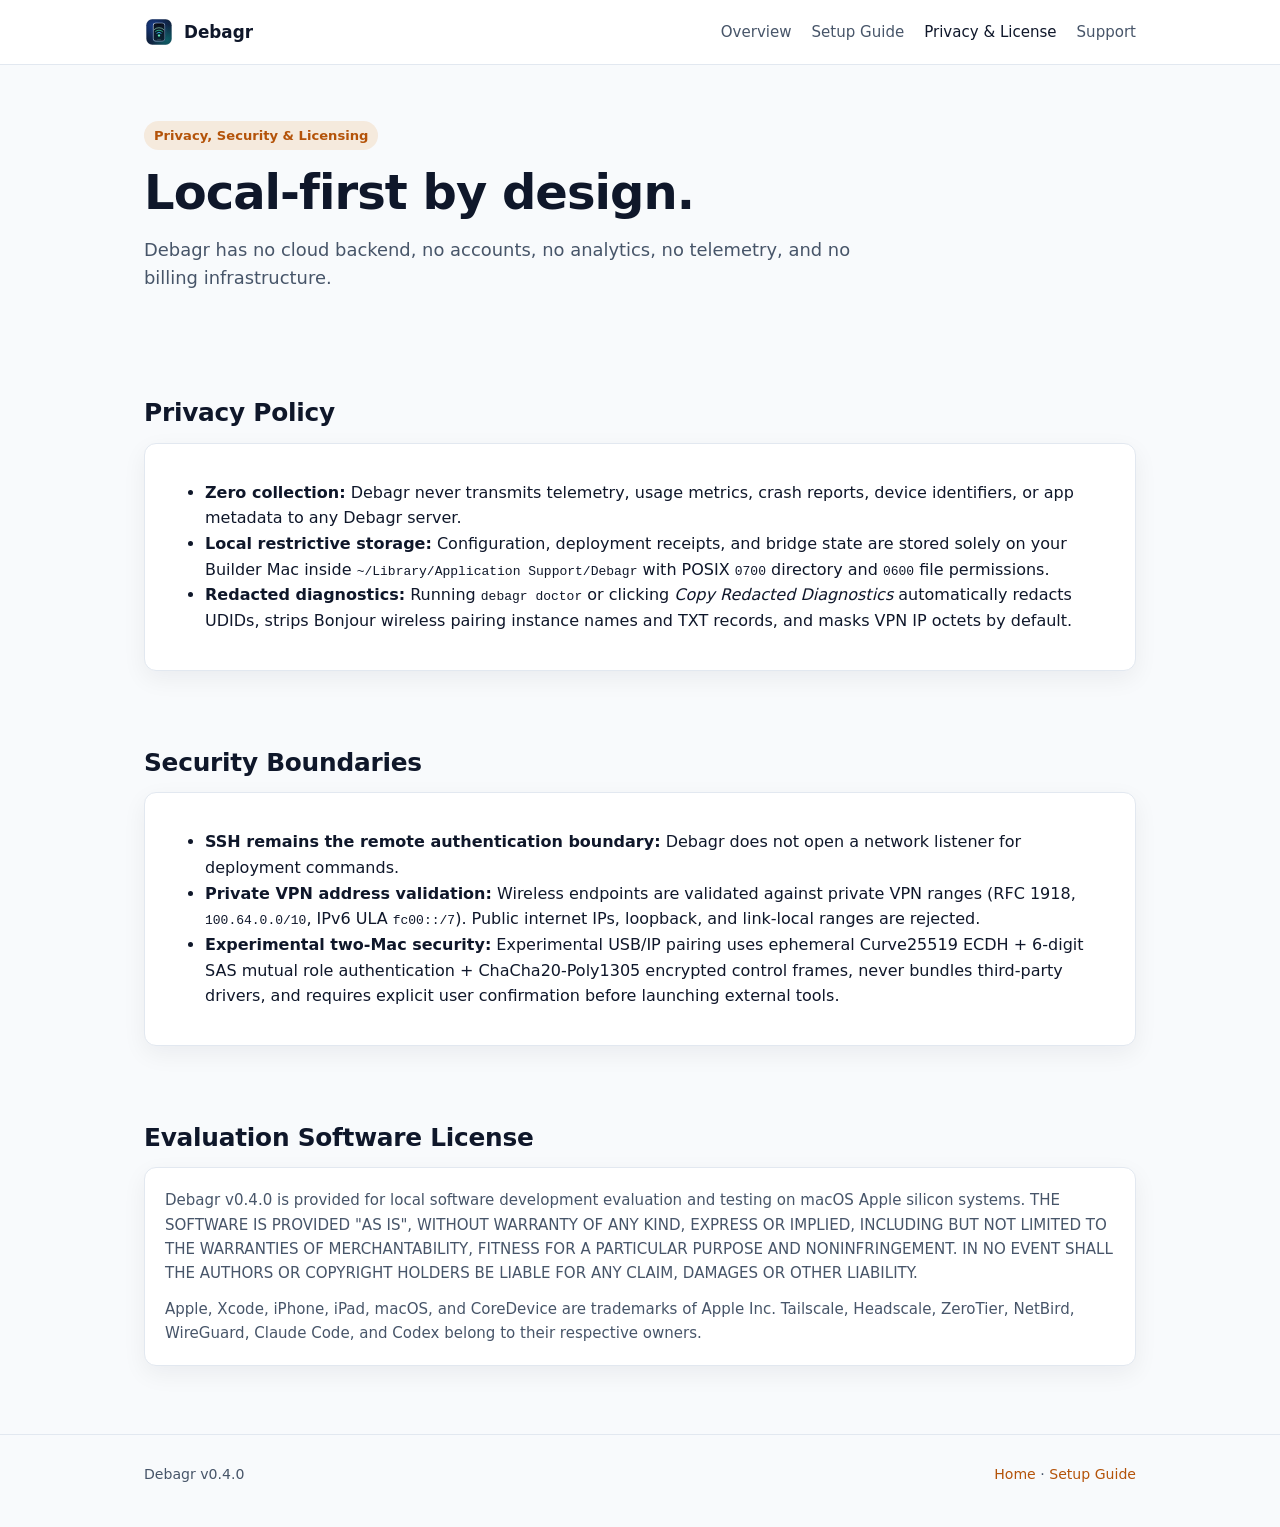
<file: site/legal.html>
<!DOCTYPE html>
<html lang="en">
<head>
  <meta charset="utf-8">
  <meta name="viewport" content="width=device-width, initial-scale=1">
  <title>Privacy, Security &amp; Evaluation License — Debagr</title>
  <link rel="icon" href="assets/app-icon.png">
  <link rel="stylesheet" href="styles.css">
  <script src="config.js"></script>
</head>
<body>
  <header class="site-header">
    <div class="container nav-inner">
      <a class="brand" href="index.html">
        <img src="assets/logo.svg" alt="Debagr icon">
        <span>Debagr</span>
      </a>
      <nav class="nav-links">
        <a href="index.html">Overview</a>
        <a href="guide.html">Setup Guide</a>
        <a class="active" href="legal.html">Privacy &amp; License</a>
        <a data-config-href="supportUrl" href="#">Support</a>
      </nav>
    </div>
  </header>

  <main class="container">
    <section class="hero">
      <div class="eyebrow">Privacy, Security &amp; Licensing</div>
      <h1>Local-first by design.</h1>
      <p class="lead">
        Debagr has no cloud backend, no accounts, no analytics, no telemetry, and no billing infrastructure.
      </p>
    </section>

    <section class="section">
      <h2>Privacy Policy</h2>
      <div class="card">
        <ul>
          <li><strong>Zero collection:</strong> Debagr never transmits telemetry, usage metrics, crash reports, device identifiers, or app metadata to any Debagr server.</li>
          <li><strong>Local restrictive storage:</strong> Configuration, deployment receipts, and bridge state are stored solely on your Builder Mac inside <code>~/Library/Application Support/Debagr</code> with POSIX <code>0700</code> directory and <code>0600</code> file permissions.</li>
          <li><strong>Redacted diagnostics:</strong> Running <code>debagr doctor</code> or clicking <em>Copy Redacted Diagnostics</em> automatically redacts UDIDs, strips Bonjour wireless pairing instance names and TXT records, and masks VPN IP octets by default.</li>
        </ul>
      </div>
    </section>

    <section class="section">
      <h2>Security Boundaries</h2>
      <div class="card">
        <ul>
          <li><strong>SSH remains the remote authentication boundary:</strong> Debagr does not open a network listener for deployment commands.</li>
          <li><strong>Private VPN address validation:</strong> Wireless endpoints are validated against private VPN ranges (RFC 1918, <code>100.64.0.0/10</code>, IPv6 ULA <code>fc00::/7</code>). Public internet IPs, loopback, and link-local ranges are rejected.</li>
          <li><strong>Experimental two-Mac security:</strong> Experimental USB/IP pairing uses ephemeral Curve25519 ECDH + 6-digit SAS mutual role authentication + ChaCha20-Poly1305 encrypted control frames, never bundles third-party drivers, and requires explicit user confirmation before launching external tools.</li>
        </ul>
      </div>
    </section>

    <section class="section">
      <h2>Evaluation Software License</h2>
      <div class="card">
        <p>
          Debagr v<span data-config-text="version">0.4.0</span> is provided for local software development evaluation and testing on macOS Apple silicon systems.
          THE SOFTWARE IS PROVIDED "AS IS", WITHOUT WARRANTY OF ANY KIND, EXPRESS OR IMPLIED, INCLUDING BUT NOT LIMITED TO THE WARRANTIES OF MERCHANTABILITY,
          FITNESS FOR A PARTICULAR PURPOSE AND NONINFRINGEMENT. IN NO EVENT SHALL THE AUTHORS OR COPYRIGHT HOLDERS BE LIABLE FOR ANY CLAIM, DAMAGES OR OTHER LIABILITY.
        </p>
        <p style="margin-top:12px;">
          Apple, Xcode, iPhone, iPad, macOS, and CoreDevice are trademarks of Apple Inc. Tailscale, Headscale, ZeroTier, NetBird, WireGuard, Claude Code, and Codex belong to their respective owners.
        </p>
      </div>
    </section>
  </main>

  <footer class="site-footer">
    <div class="container footer-row">
      <div>Debagr v<span data-config-text="version">0.4.0</span></div>
      <div><a href="index.html">Home</a> · <a href="guide.html">Setup Guide</a></div>
    </div>
  </footer>

  <script src="app.js"></script>
</body>
</html>
</file>
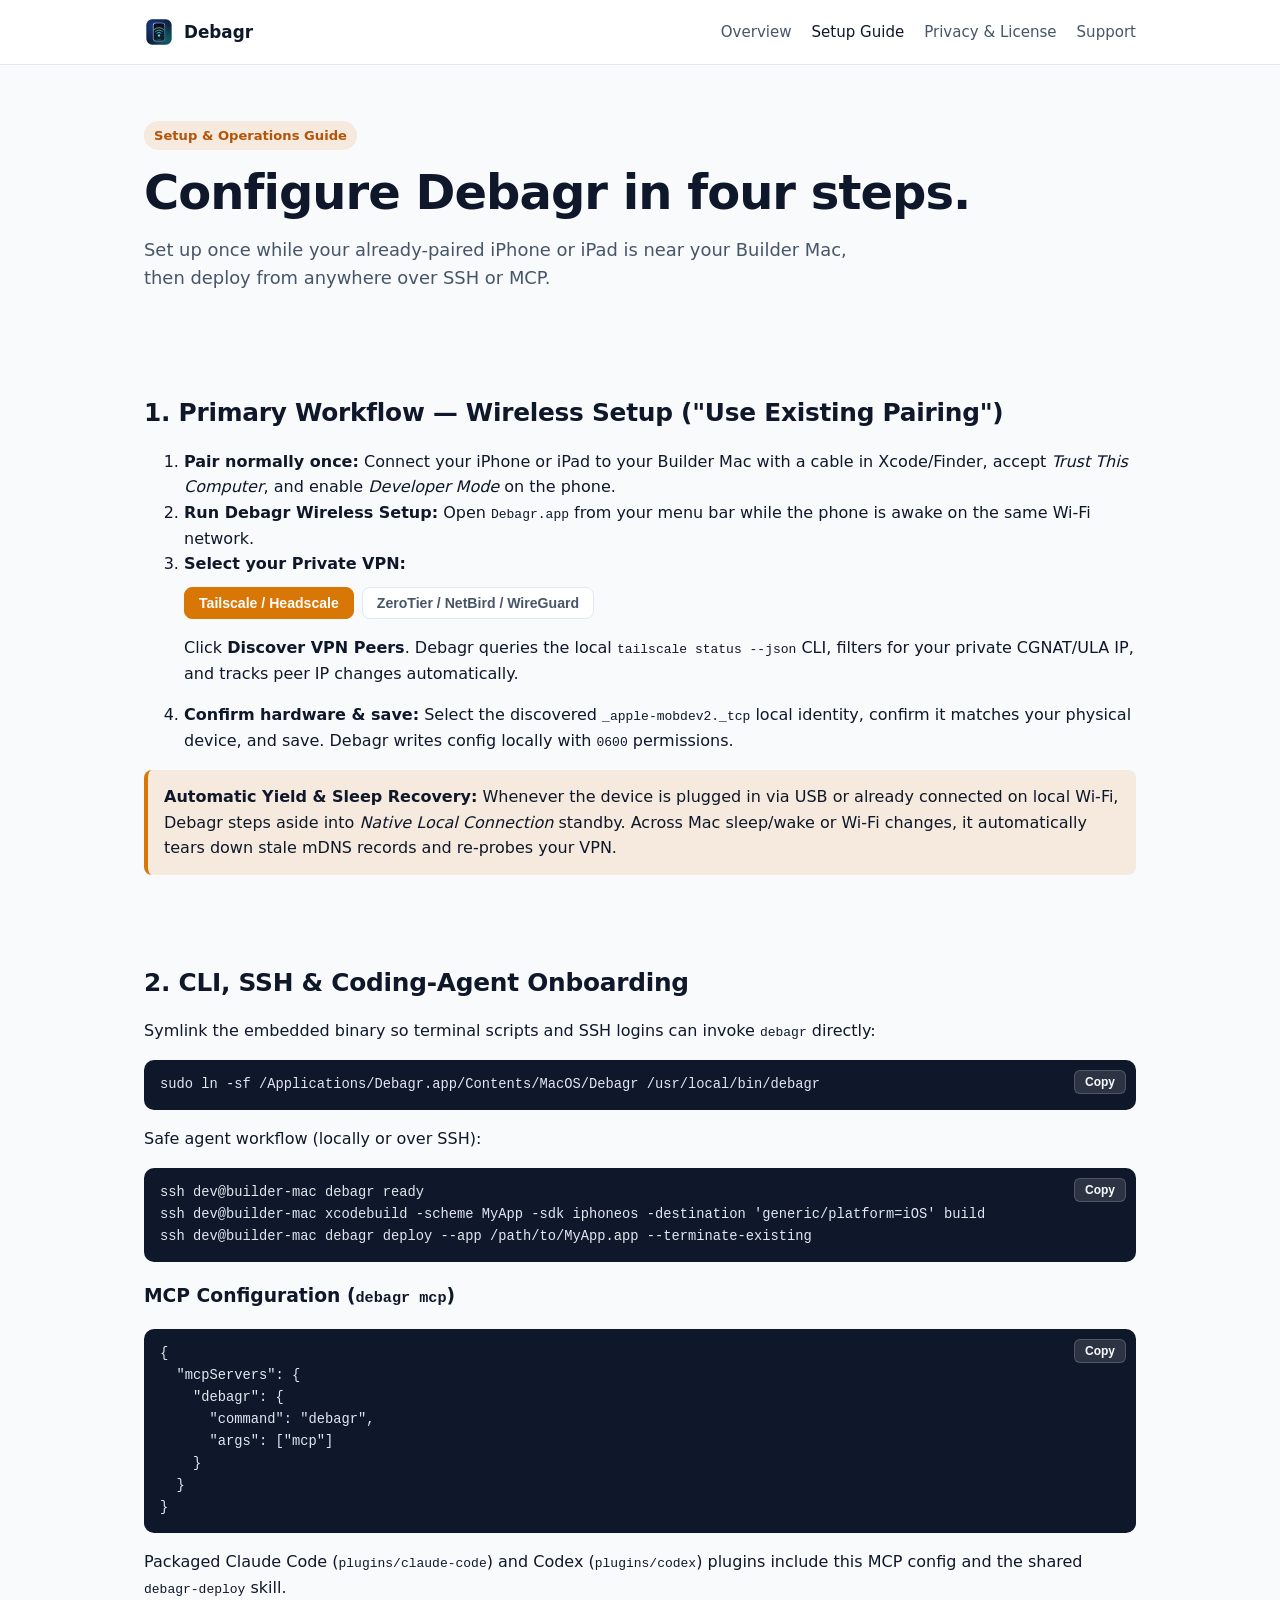
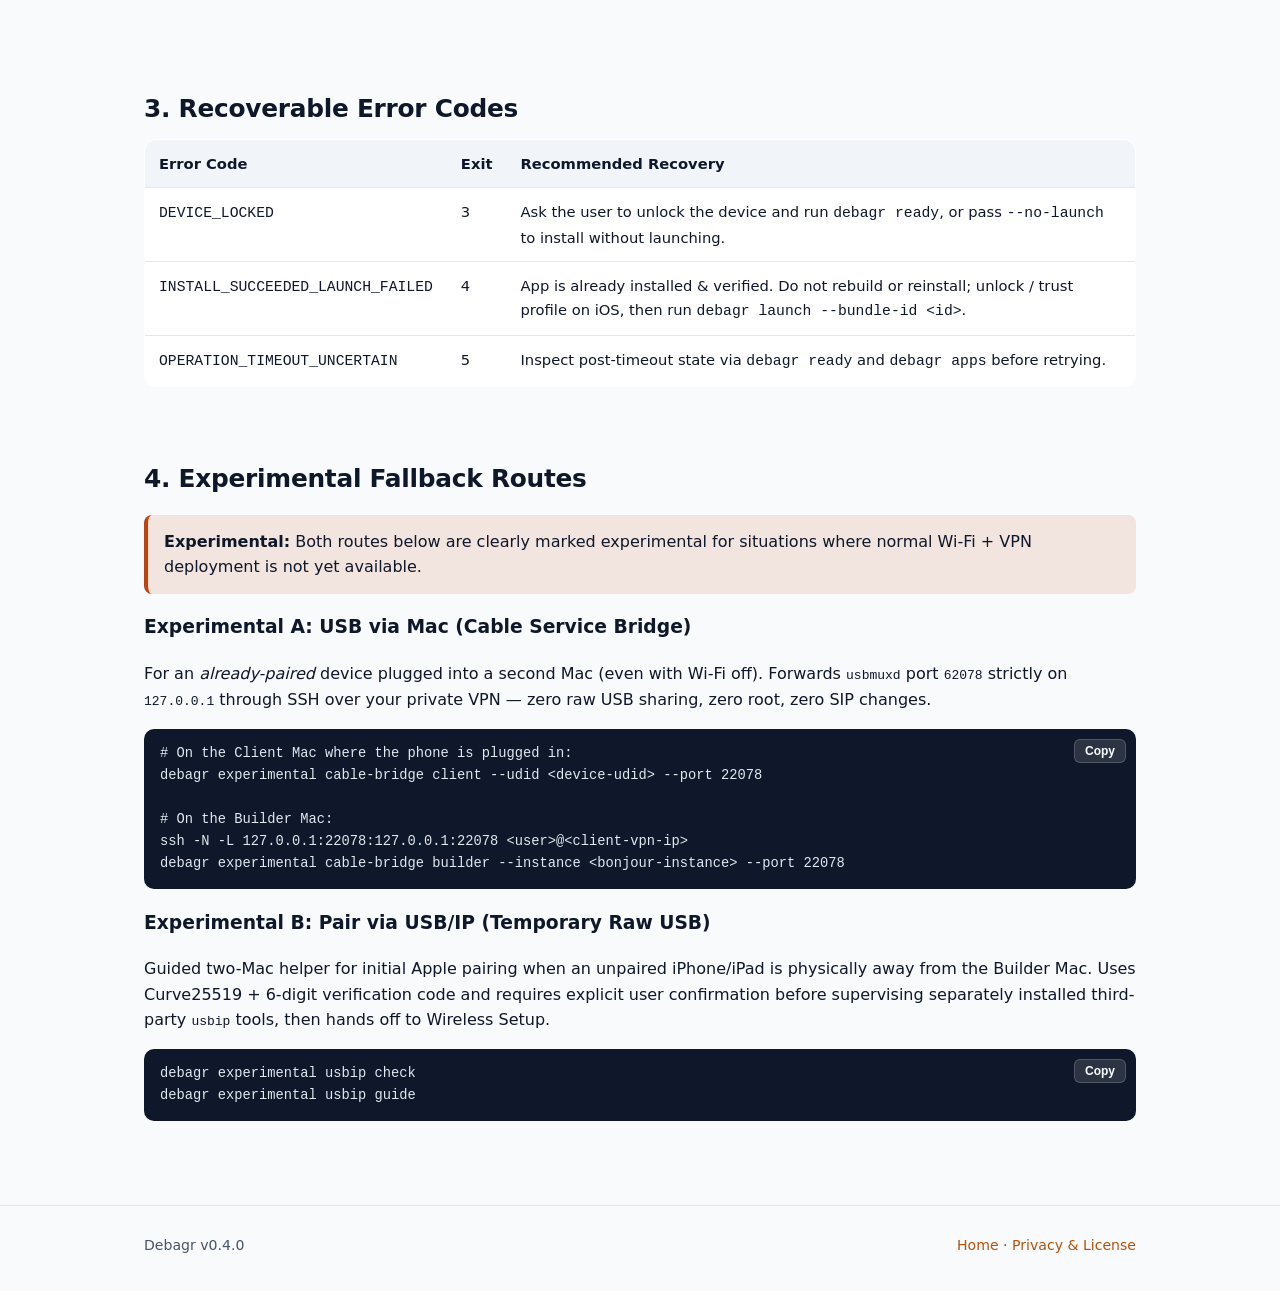
<file: site/setup.html>
<!DOCTYPE html>
<html lang="en">
<head>
  <meta charset="utf-8">
  <meta http-equiv="refresh" content="0; url=guide.html">
  <meta name="viewport" content="width=device-width, initial-scale=1">
  <title>Debagr Setup Guide</title>
  <link rel="icon" href="assets/app-icon.png">
  <link rel="stylesheet" href="styles.css">
</head>
<body>
  <main class="container" style="padding:48px 20px;">
    <h1>Redirecting to Setup Guide…</h1>
    <p>If you are not redirected automatically, open the <a href="guide.html">Debagr Setup Guide</a>.</p>
  </main>
</body>
</html>
</file>
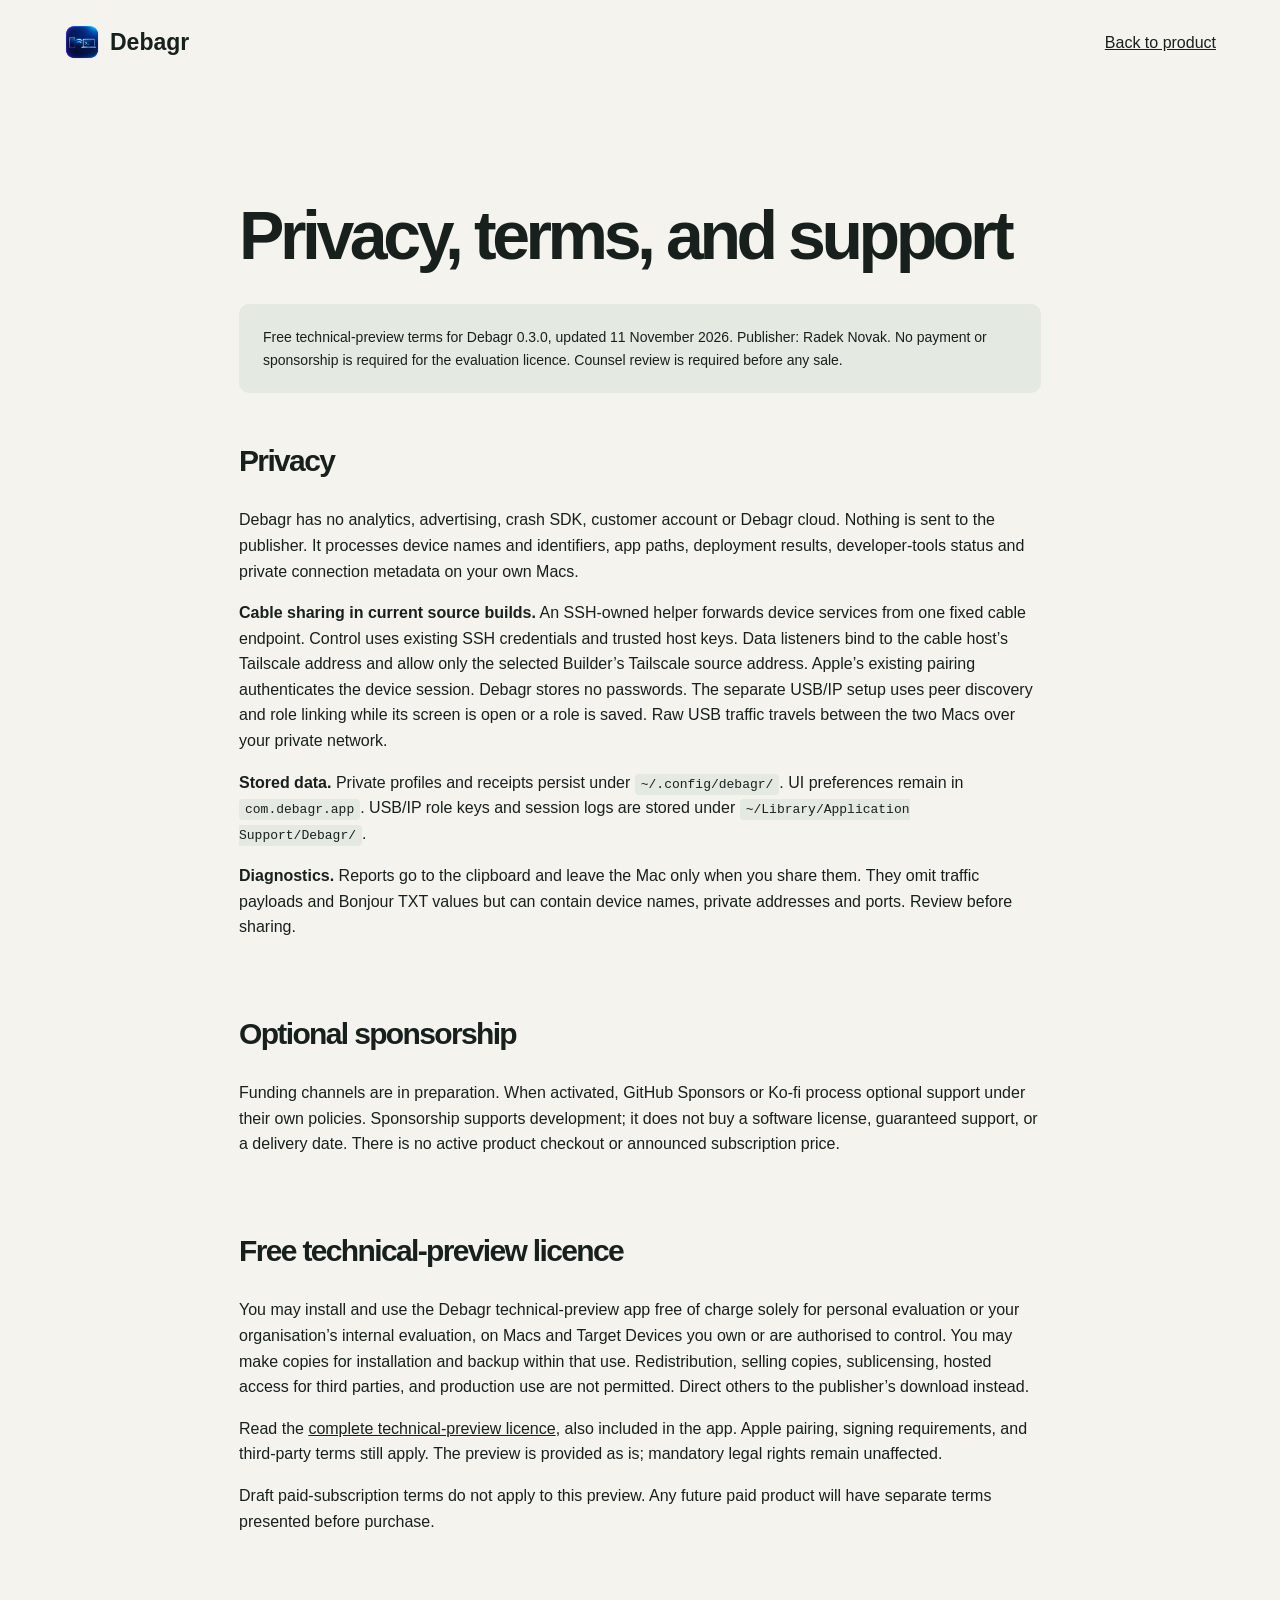
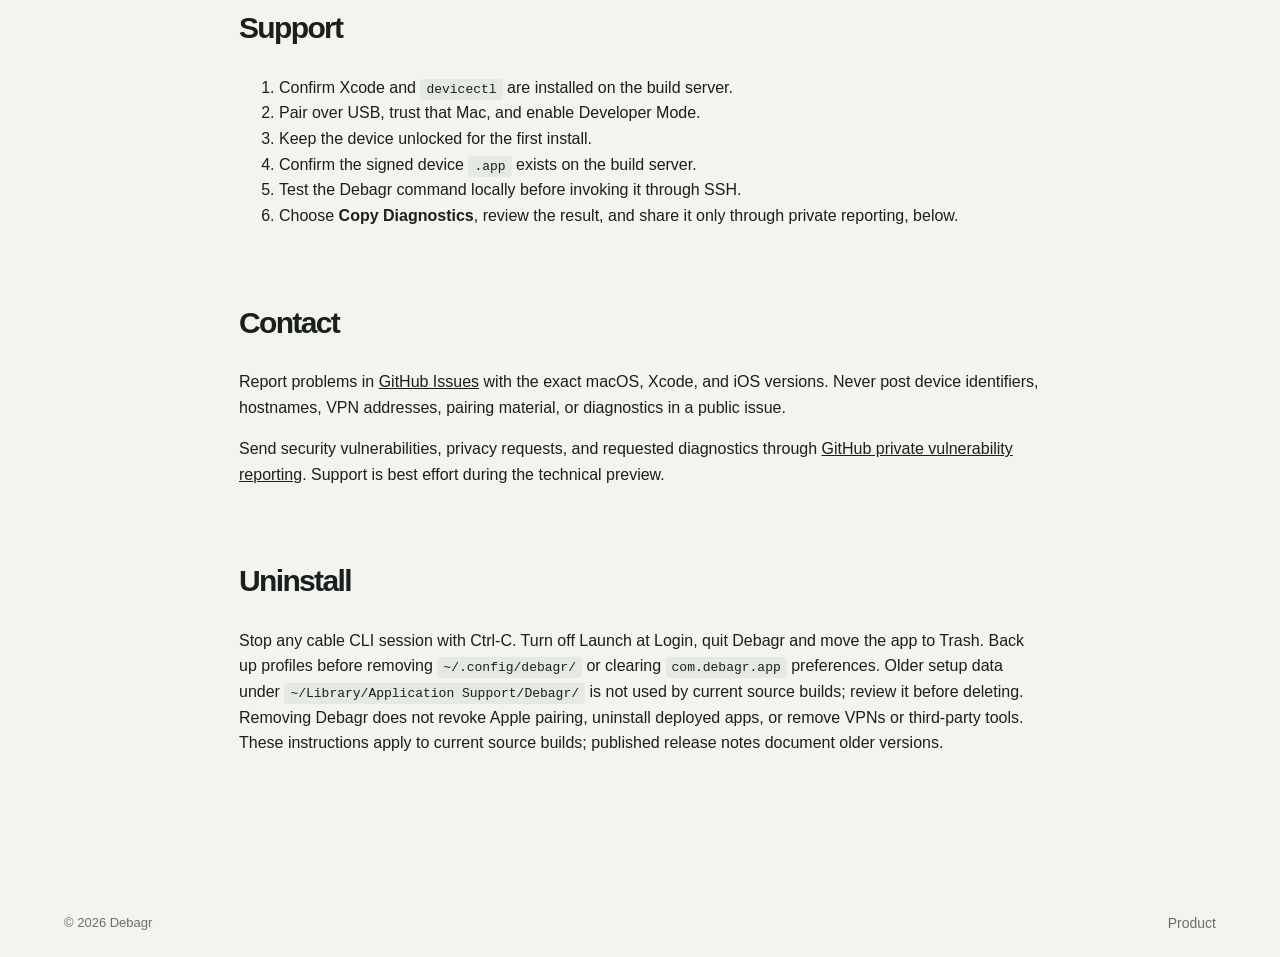
<file: Marketing/site/legal.html>
<!doctype html>
<html lang="en">
  <head>
    <meta charset="utf-8">
    <meta name="viewport" content="width=device-width, initial-scale=1">
    <title>Debagr — privacy, terms, and support</title>
    <link rel="icon" href="assets/app-icon.png">
    <link rel="stylesheet" href="styles.css">
  </head>
  <body>
    <nav><a class="brand" href="index.html"><img src="assets/app-icon.png" alt="">Debagr</a><a href="index.html">Back to product</a></nav>
    <main class="legal">
      <h1>Privacy, terms, and support</h1>
      <p class="warning">Free technical-preview terms for Debagr 0.3.0, updated 11 November 2026. Publisher: Radek Novak. No payment or sponsorship is required for the evaluation licence. Counsel review is required before any sale.</p>

      <section><h2>Privacy</h2><p>Debagr has no analytics, advertising, crash SDK, customer account or Debagr cloud. Nothing is sent to the publisher. It processes device names and identifiers, app paths, deployment results, developer-tools status and private connection metadata on your own Macs.</p><p><strong>Cable sharing in current source builds.</strong> An SSH-owned helper forwards device services from one fixed cable endpoint. Control uses existing SSH credentials and trusted host keys. Data listeners bind to the cable host’s Tailscale address and allow only the selected Builder’s Tailscale source address. Apple’s existing pairing authenticates the device session. Debagr stores no passwords. The separate USB/IP setup uses peer discovery and role linking while its screen is open or a role is saved. Raw USB traffic travels between the two Macs over your private network.</p><p><strong>Stored data.</strong> Private profiles and receipts persist under <code>~/.config/debagr/</code>. UI preferences remain in <code>com.debagr.app</code>. USB/IP role keys and session logs are stored under <code>~/Library/Application Support/Debagr/</code>.</p><p><strong>Diagnostics.</strong> Reports go to the clipboard and leave the Mac only when you share them. They omit traffic payloads and Bonjour TXT values but can contain device names, private addresses and ports. Review before sharing.</p></section>

      <section><h2>Optional sponsorship</h2><p>Funding channels are in preparation. When activated, GitHub Sponsors or Ko-fi process optional support under their own policies. Sponsorship supports development; it does not buy a software license, guaranteed support, or a delivery date. There is no active product checkout or announced subscription price.</p></section>

      <section><h2>Free technical-preview licence</h2><p>You may install and use the Debagr technical-preview app free of charge solely for personal evaluation or your organisation’s internal evaluation, on Macs and Target Devices you own or are authorised to control. You may make copies for installation and backup within that use. Redistribution, selling copies, sublicensing, hosted access for third parties, and production use are not permitted. Direct others to the publisher’s download instead.</p><p>Read the <a href="preview-licence.txt">complete technical-preview licence</a>, also included in the app. Apple pairing, signing requirements, and third-party terms still apply. The preview is provided as is; mandatory legal rights remain unaffected.</p><p>Draft paid-subscription terms do not apply to this preview. Any future paid product will have separate terms presented before purchase.</p></section>

      <section><h2>Support</h2><ol><li>Confirm Xcode and <code>devicectl</code> are installed on the build server.</li><li>Pair over USB, trust that Mac, and enable Developer Mode.</li><li>Keep the device unlocked for the first install.</li><li>Confirm the signed device <code>.app</code> exists on the build server.</li><li>Test the Debagr command locally before invoking it through SSH.</li><li>Choose <strong>Copy Diagnostics</strong>, review the result, and share it only through private reporting, below.</li></ol></section>

      <section><h2>Contact</h2><p>Report problems in <a href="https://github.com/radeknovis/homebrew-debagr/issues">GitHub Issues</a> with the exact macOS, Xcode, and iOS versions. Never post device identifiers, hostnames, VPN addresses, pairing material, or diagnostics in a public issue.</p><p>Send security vulnerabilities, privacy requests, and requested diagnostics through <a href="https://github.com/radeknovis/homebrew-debagr/security/advisories/new">GitHub private vulnerability reporting</a>. Support is best effort during the technical preview.</p></section>

      <section><h2>Uninstall</h2><p>Stop any cable CLI session with Ctrl-C. Turn off Launch at Login, quit Debagr and move the app to Trash. Back up profiles before removing <code>~/.config/debagr/</code> or clearing <code>com.debagr.app</code> preferences. Older setup data under <code>~/Library/Application Support/Debagr/</code> is not used by current source builds; review it before deleting. Removing Debagr does not revoke Apple pairing, uninstall deployed apps, or remove VPNs or third-party tools. These instructions apply to current source builds; published release notes document older versions.</p></section>
    </main>
    <footer><span>© 2026 Debagr</span><a href="index.html">Product</a></footer>
  </body>
</html>
</file>
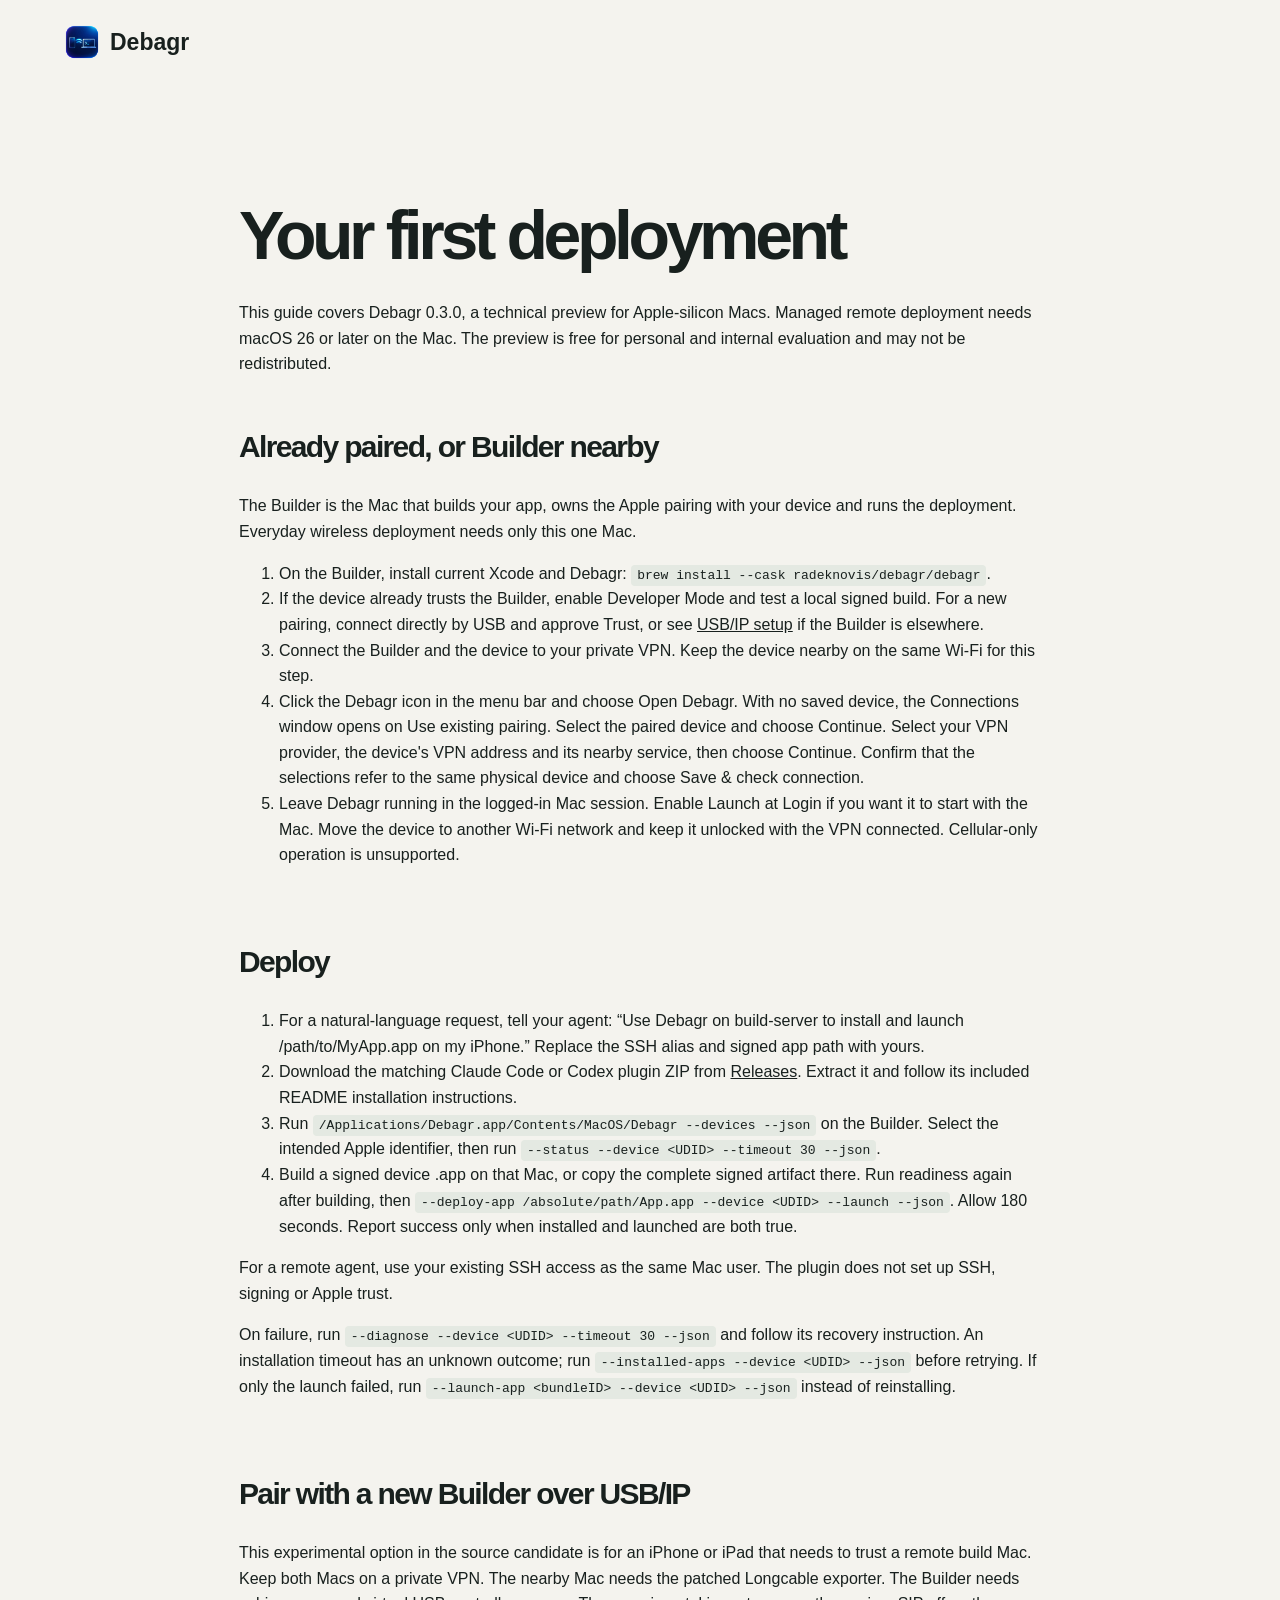
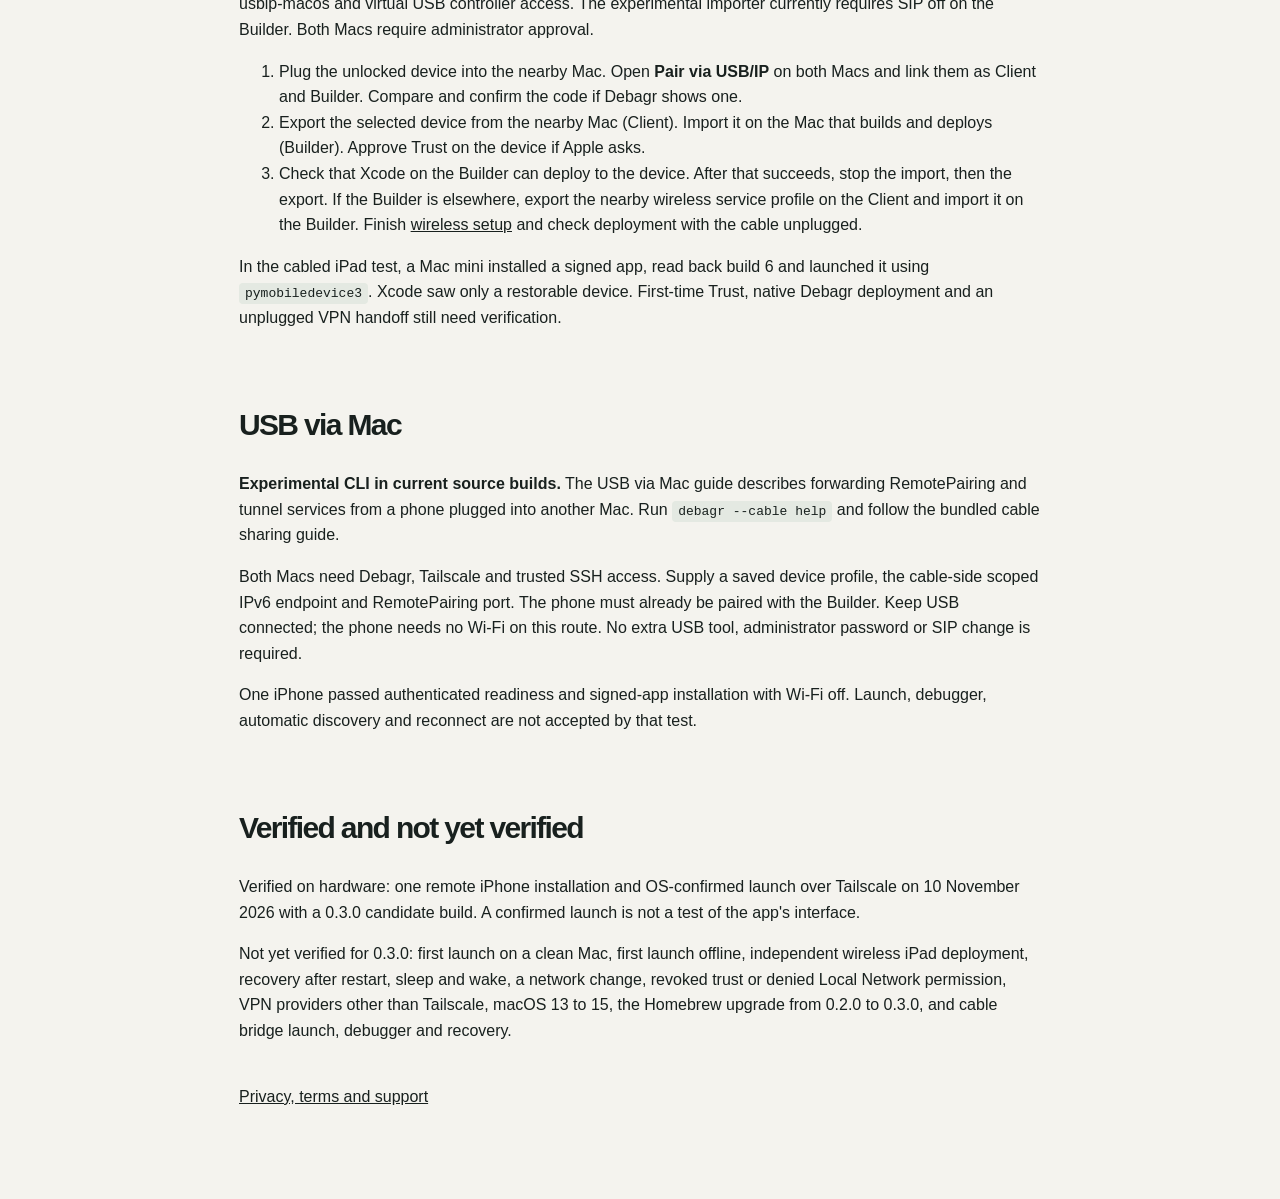
<file: Marketing/site/setup.html>
<!doctype html>
<html lang="en">
  <head>
    <meta charset="utf-8">
    <meta name="viewport" content="width=device-width, initial-scale=1">
    <title>Debagr setup</title>
    <link rel="stylesheet" href="styles.css">
  </head>
  <body>
    <nav><a class="brand" href="index.html"><img src="assets/app-icon.png" alt="">Debagr</a></nav>
    <main class="legal">
      <h1>Your first deployment</h1>
      <p>This guide covers Debagr 0.3.0, a technical preview for Apple-silicon Macs. Managed remote deployment needs macOS 26 or later on the Mac. The preview is free for personal and internal evaluation and may not be redistributed.</p>

      <section id="wireless"><h2>Already paired, or Builder nearby</h2><p>The Builder is the Mac that builds your app, owns the Apple pairing with your device and runs the deployment. Everyday wireless deployment needs only this one Mac.</p><ol><li>On the Builder, install current Xcode and Debagr: <code>brew install --cask radeknovis/debagr/debagr</code>.</li><li>If the device already trusts the Builder, enable Developer Mode and test a local signed build. For a new pairing, connect directly by USB and approve Trust, or see <a href="#usbip">USB/IP setup</a> if the Builder is elsewhere.</li><li>Connect the Builder and the device to your private VPN. Keep the device nearby on the same Wi-Fi for this step.</li><li>Click the Debagr icon in the menu bar and choose Open Debagr. With no saved device, the Connections window opens on Use existing pairing. Select the paired device and choose Continue. Select your VPN provider, the device's VPN address and its nearby service, then choose Continue. Confirm that the selections refer to the same physical device and choose Save &amp; check connection.</li><li>Leave Debagr running in the logged-in Mac session. Enable Launch at Login if you want it to start with the Mac. Move the device to another Wi-Fi network and keep it unlocked with the VPN connected. Cellular-only operation is unsupported.</li></ol></section>

      <section><h2>Deploy</h2><ol><li>For a natural-language request, tell your agent: <q>Use Debagr on build-server to install and launch /path/to/MyApp.app on my iPhone.</q> Replace the SSH alias and signed app path with yours.</li><li>Download the matching Claude Code or Codex plugin ZIP from <a href="https://github.com/radeknovis/homebrew-debagr/releases">Releases</a>. Extract it and follow its included README installation instructions.</li><li>Run <code>/Applications/Debagr.app/Contents/MacOS/Debagr --devices --json</code> on the Builder. Select the intended Apple identifier, then run <code>--status --device &lt;UDID&gt; --timeout 30 --json</code>.</li><li>Build a signed device .app on that Mac, or copy the complete signed artifact there. Run readiness again after building, then <code>--deploy-app /absolute/path/App.app --device &lt;UDID&gt; --launch --json</code>. Allow 180 seconds. Report success only when installed and launched are both true.</li></ol><p>For a remote agent, use your existing SSH access as the same Mac user. The plugin does not set up SSH, signing or Apple trust.</p><p>On failure, run <code>--diagnose --device &lt;UDID&gt; --timeout 30 --json</code> and follow its recovery instruction. An installation timeout has an unknown outcome; run <code>--installed-apps --device &lt;UDID&gt; --json</code> before retrying. If only the launch failed, run <code>--launch-app &lt;bundleID&gt; --device &lt;UDID&gt; --json</code> instead of reinstalling.</p></section>

      <section id="usbip"><h2>Pair with a new Builder over USB/IP</h2>
        <p>This experimental option in the source candidate is for an iPhone or iPad that needs to trust a remote build Mac. Keep both Macs on a private VPN. The nearby Mac needs the patched Longcable exporter. The Builder needs usbip-macos and virtual USB controller access. The experimental importer currently requires SIP off on the Builder. Both Macs require administrator approval.</p>
        <ol><li>Plug the unlocked device into the nearby Mac. Open <strong>Pair via USB/IP</strong> on both Macs and link them as Client and Builder. Compare and confirm the code if Debagr shows one.</li><li>Export the selected device from the nearby Mac (Client). Import it on the Mac that builds and deploys (Builder). Approve Trust on the device if Apple asks.</li><li>Check that Xcode on the Builder can deploy to the device. After that succeeds, stop the import, then the export. If the Builder is elsewhere, export the nearby wireless service profile on the Client and import it on the Builder. Finish <a href="#wireless">wireless setup</a> and check deployment with the cable unplugged.</li></ol>
        <p>In the cabled iPad test, a Mac mini installed a signed app, read back build 6 and launched it using <code>pymobiledevice3</code>. Xcode saw only a restorable device. First-time Trust, native Debagr deployment and an unplugged VPN handoff still need verification.</p>
      </section>

      <section id="usb"><h2>USB via Mac</h2><p><strong>Experimental CLI in current source builds.</strong> The USB via Mac guide describes forwarding RemotePairing and tunnel services from a phone plugged into another Mac. Run <code>debagr --cable help</code> and follow the bundled cable sharing guide.</p><p>Both Macs need Debagr, Tailscale and trusted SSH access. Supply a saved device profile, the cable-side scoped IPv6 endpoint and RemotePairing port. The phone must already be paired with the Builder. Keep USB connected; the phone needs no Wi-Fi on this route. No extra USB tool, administrator password or SIP change is required.</p><p>One iPhone passed authenticated readiness and signed-app installation with Wi-Fi off. Launch, debugger, automatic discovery and reconnect are not accepted by that test.</p></section>

      <section><h2>Verified and not yet verified</h2><p>Verified on hardware: one remote iPhone installation and OS-confirmed launch over Tailscale on 10 November 2026 with a 0.3.0 candidate build. A confirmed launch is not a test of the app's interface.</p><p>Not yet verified for 0.3.0: first launch on a clean Mac, first launch offline, independent wireless iPad deployment, recovery after restart, sleep and wake, a network change, revoked trust or denied Local Network permission, VPN providers other than Tailscale, macOS 13 to 15, the Homebrew upgrade from 0.2.0 to 0.3.0, and cable bridge launch, debugger and recovery.</p></section>

      <a href="legal.html">Privacy, terms and support</a>
    </main>
  </body>
</html>
</file>
<file: Marketing/site/styles.css>
:root {
  color-scheme:light;
  --bg:#f4f3ee;
  --ink:#18201e;
  --muted:#66716b;
  --blue:#245be8;
  --line:#d7dcd8;
  --max:1200px;
  font-family:-apple-system,BlinkMacSystemFont,"Helvetica Neue",sans-serif
}
* {
  box-sizing:border-box
}
body {
  margin:0;
  background:var(--bg);
  color:var(--ink);
  line-height:1.6
}
a {
  color:inherit
}
img {
  max-width:100%;
  height:auto
}
nav,footer {
  max-width:var(--max);
  margin:auto;
  padding:24px;
  display:flex;
  align-items:center;
  justify-content:space-between;
  gap:24px
}
nav {
  border-bottom:0
}
.brand {
  display:flex;
  align-items:center;
  gap:10px;
  text-decoration:none;
  font-weight:750;
  font-size:23px
}
.brand img {
  border-radius:9px
}
.nav-links {
  display:flex;
  gap:20px;
  flex-wrap:wrap
}
.nav-links a,footer a {
  font-size:14px;
  text-decoration:none
}
.badge {
  font-size:13px;
  color:var(--blue);
  background:#e3e9f8;
  border-radius:24px;
  padding:7px 14px;
  white-space:nowrap
}
.hero,.section,.legal {
  max-width:var(--max);
  margin:auto;
  padding:92px 24px
}
.hero {
  padding-top:64px
}
.eyebrow,.section-heading span {
  font-size:13px;
  font-weight:700;
  letter-spacing:.11em;
  text-transform:uppercase;
  color:var(--blue)
}
h1 {
  font-size:clamp(44px,7.5vw,96px);
  line-height:1.02;
  letter-spacing:-.065em;
  font-weight:650;
  margin:24px 0 30px
}
h1 em {
  font-style:normal;
  color:var(--blue)
}
h2 {
  font-size:clamp(38px,5.2vw,66px);
  line-height:1.08;
  letter-spacing:-.055em;
  font-weight:650;
  margin:14px 0 30px
}
h3 {
  font-size:23px;
  letter-spacing:-.025em;
  margin:35px 0 12px
}
.lede {
  font-size:22px;
  line-height:1.5;
  max-width:720px;
  color:var(--ink)
}
.connection-route {
  list-style:none;
  padding:24px;
  margin:36px 0 0;
  display:grid;
  grid-template-columns:repeat(3,minmax(0,1fr));
  gap:30px;
  background:var(--ink);
  color:var(--bg);
  border-radius:9px
}
.connection-route li { position:relative }
.connection-route li + li::before {
  content:"→";
  position:absolute;
  left:-25px
}
.connection-route strong,.connection-route span { display:block }
.connection-route strong { font-size:20px }
.connection-route span { font-size:14px; margin-top:6px }
.setup-paths details { padding:20px 0 }
.setup-paths summary { font-size:22px; cursor:pointer; font-weight:600 }
.setup-paths summary span { font-size:14px; color:var(--blue); margin-left:10px }
.setup-paths p { max-width:780px; font-size:17px }
.actions {
  display:flex;
  align-items:center;
  gap:28px;
  margin:30px 0 14px;
  flex-wrap:wrap
}
.button {
  display:inline-block;
  background:var(--blue);
  color:white;
  border-radius:9px;
  padding:13px 20px;
  font-weight:600;
  text-decoration:none;
  font-size:15px
}
.button:hover {
  background:#164acb
}
.button[aria-disabled=true] {
  background:#dfe3df;
  color:#535d56
}
.text-link {
  font-size:15px;
  text-underline-offset:5px
}
.fine,figcaption {
  font-size:13px;
  color:var(--muted)
}
figure {
  margin:0
}
.product-shot {
  margin:60px auto 0;
  max-width:1000px
}
.product-shot img,.showcase img {
  display:block;
  border:0;
  border-radius:14px;
  box-shadow:none
}
figcaption {
  margin-top:14px
}
.section {
  border-top:0
}
.grid {
  display:grid;
  gap:40px
}
.grid.three {
  grid-template-columns:repeat(3,1fr)
}
.grid article b {
  font-size:13px;
  color:var(--blue);
  letter-spacing:.08em
}
.grid p,.showcase p,.availability p {
  color:var(--ink);
  font-size:16px
}
.showcase {
  display:grid;
  grid-template-columns:.8fr 1.2fr;
  gap:54px;
  align-items:center
}
.showcase h2 {
  font-size:clamp(34px,4.5vw,56px)
}
video {
  display:block;
  width:100%;
  border:0;
  border-radius:12px;
  background:white
}
details {
  font-size:14px;
  color:var(--muted);
  max-width:780px
}
summary {
  cursor:pointer
}
.requirements {
  padding:0;
  list-style:none;
  display:grid;
  grid-template-columns:1fr 1fr;
  gap:30px 60px
}
.requirements li {
  padding-top:18px;
  border-top:0
}
.requirements strong,.requirements span {
  display:block
}
.requirements span {
  margin-top:8px;
  font-size:15px;
  color:var(--muted)
}
.warning {
  padding:22px 24px;
  border-radius:10px;
  background:#e4e9e2;
  margin-top:34px;
  font-size:14px
}
.availability {
  display:grid;
  grid-template-columns:1fr 1fr;
  gap:50px;
  align-items:start
}
.availability h2 {
  margin-bottom:0
}
.availability .button {
  font-size:13px
}
.left {
  gap:20px
}
footer {
  border-top:0;
  color:var(--muted);
  font-size:13px
}
.disclaimer {
  text-align:center;
  color:var(--muted);
  font-size:13px;
  margin:12px 24px 30px
}
.legal {
  max-width:850px
}
.legal h1 {
  font-size:68px
}
.legal section {
  border-top:0;
  padding:24px 0
}
.legal section h2 {
  font-size:30px
}
.legal p,.legal li {
  color:var(--ink)
}
code {
  background:#e4e9e2;
  padding:3px 6px;
  border-radius:4px
}
.skip-link {
  position:absolute;
  left:16px;
  top:-60px;
  padding:8px 14px;
  background:white;
  z-index:10
}
.skip-link:focus {
  top:8px
}
:focus-visible {
  outline:3px solid var(--blue);
  outline-offset:4px
}
@media(max-width:760px) {
  nav {
    flex-wrap:wrap;
    gap:14px
  }
  .nav-links {
    order:3;
    width:100%;
    gap:20px
  }
  .nav-links a {
    font-size:13px
  }
  .hero,.section,.legal {
    padding-top:55px;
    padding-bottom:55px
  }
  h1 {
    font-size:clamp(38px,8.5vw,64px)
  }
  .lede {
    font-size:19px
  }
  .grid.three,.showcase,.requirements,.availability {
    grid-template-columns:1fr
  }
  .grid {
    gap:26px
  }
  h3 {
    margin-top:18px
  }
  .showcase {
    gap:30px
  }
  .availability {
    gap:10px
  }
  .actions {
    gap:20px
  }
  .product-shot {
    margin-top:40px
  }
  footer {
    flex-wrap:wrap
  }
  .legal h1 {
    font-size:40px
  }
  .connection-route { grid-template-columns:1fr; gap:24px }
  .connection-route li + li::before { content:none }
  .setup-paths summary { font-size:19px }
}
@media(prefers-reduced-motion:reduce) {
  * {
    scroll-behavior:auto!important
  }
}

.brand img { width: 36px; height: 36px; object-fit: contain; }

.legal code { overflow-wrap: anywhere; white-space: normal; }
</file>
<file: site/styles.css>
:root {
  --bg: #f8fafc;
  --surface: #ffffff;
  --surface-alt: #f1f5f9;
  --text: #0f172a;
  --text-muted: #475569;
  --border: #e2e8f0;
  --accent: #d97706;
  --accent-strong: #b45309;
  --accent-soft: rgba(217, 119, 6, 0.12);
  --ok: #15803d;
  --ok-soft: rgba(21, 128, 61, 0.12);
  --exp: #c2410c;
  --exp-soft: rgba(194, 65, 12, 0.12);
  --code-bg: #0f172a;
  --code-text: #e2e8f0;
  --shadow: 0 8px 24px rgba(15, 23, 42, 0.06);
  --radius: 12px;
  --sans: -apple-system, BlinkMacSystemFont, "SF Pro Text", "Segoe UI", system-ui, sans-serif;
  --mono: ui-monospace, "SF Mono", Menlo, Monaco, Consolas, monospace;
}

@media (prefers-color-scheme: dark) {
  :root {
    --bg: #0b0f17;
    --surface: #131924;
    --surface-alt: #1b2434;
    --text: #f1f5f9;
    --text-muted: #94a3b8;
    --border: #243045;
    --accent: #f59e0b;
    --accent-strong: #fbbf24;
    --accent-soft: rgba(245, 158, 11, 0.15);
    --ok: #4ade80;
    --ok-soft: rgba(74, 222, 128, 0.14);
    --exp: #fb923c;
    --exp-soft: rgba(251, 146, 60, 0.16);
    --code-bg: #080c12;
    --code-text: #e2e8f0;
    --shadow: 0 8px 30px rgba(0, 0, 0, 0.35);
  }
}

* {
  box-sizing: border-box;
}

html, body {
  margin: 0;
  padding: 0;
  background: var(--bg);
  color: var(--text);
  font-family: var(--sans);
  line-height: 1.6;
  -webkit-font-smoothing: antialiased;
}

a {
  color: var(--accent-strong);
  text-decoration: none;
}

a:hover {
  text-decoration: underline;
}

.container {
  max-width: 1040px;
  margin: 0 auto;
  padding: 0 24px;
}

.site-header {
  border-bottom: 1px solid var(--border);
  background: var(--surface);
  position: sticky;
  top: 0;
  z-index: 20;
}

.nav-inner {
  display: flex;
  align-items: center;
  justify-content: space-between;
  gap: 16px;
  height: 64px;
}

.brand {
  display: flex;
  align-items: center;
  gap: 10px;
  font-weight: 700;
  font-size: 1.05rem;
  color: var(--text);
}

.brand img {
  width: 30px;
  height: 30px;
}

.nav-links {
  display: flex;
  align-items: center;
  gap: 20px;
  flex-wrap: wrap;
}

.nav-links a {
  color: var(--text-muted);
  font-size: 0.94rem;
  font-weight: 500;
}

.nav-links a.active,
.nav-links a:hover {
  color: var(--text);
  text-decoration: none;
}

.hero {
  padding: 56px 0 36px;
}

.eyebrow {
  display: inline-flex;
  align-items: center;
  gap: 8px;
  font-size: 0.82rem;
  font-weight: 600;
  padding: 4px 10px;
  border-radius: 999px;
  background: var(--accent-soft);
  color: var(--accent-strong);
  margin-bottom: 16px;
}

h1 {
  font-size: clamp(2rem, 4vw, 3rem);
  line-height: 1.12;
  margin: 0 0 16px;
  letter-spacing: -0.02em;
}

.lead {
  font-size: 1.12rem;
  color: var(--text-muted);
  max-width: 720px;
  margin: 0 0 28px;
}

.cta-row {
  display: flex;
  flex-wrap: wrap;
  gap: 12px;
  align-items: center;
  margin-bottom: 24px;
}

.btn {
  display: inline-flex;
  align-items: center;
  gap: 8px;
  padding: 11px 18px;
  border-radius: 9px;
  font-weight: 600;
  font-size: 0.95rem;
  border: 1px solid var(--border);
  background: var(--surface);
  color: var(--text);
  cursor: pointer;
}

.btn:hover {
  text-decoration: none;
  border-color: var(--accent);
}

.btn-primary {
  background: var(--accent);
  border-color: var(--accent);
  color: #ffffff;
}

.btn-primary:hover {
  background: var(--accent-strong);
  border-color: var(--accent-strong);
}

.meta-strip {
  display: flex;
  flex-wrap: wrap;
  gap: 18px;
  font-size: 0.88rem;
  color: var(--text-muted);
}

.section {
  padding: 36px 0;
}

.section h2 {
  font-size: 1.55rem;
  margin: 0 0 10px;
  letter-spacing: -0.01em;
}

.section-sub {
  color: var(--text-muted);
  margin: 0 0 22px;
  max-width: 740px;
}

.card-grid {
  display: grid;
  grid-template-columns: repeat(auto-fit, minmax(260px, 1fr));
  gap: 18px;
}

.card {
  background: var(--surface);
  border: 1px solid var(--border);
  border-radius: var(--radius);
  padding: 20px;
  box-shadow: var(--shadow);
}

.card h3 {
  margin: 0 0 8px;
  font-size: 1.05rem;
}

.card p {
  margin: 0;
  color: var(--text-muted);
  font-size: 0.94rem;
}

.badge {
  display: inline-block;
  font-size: 0.74rem;
  font-weight: 700;
  text-transform: uppercase;
  letter-spacing: 0.04em;
  padding: 2px 8px;
  border-radius: 6px;
  margin-bottom: 8px;
}

.badge-ok {
  background: var(--ok-soft);
  color: var(--ok);
}

.badge-exp {
  background: var(--exp-soft);
  color: var(--exp);
}

.badge-neutral {
  background: var(--surface-alt);
  color: var(--text-muted);
}

.diagram-box {
  background: var(--surface);
  border: 1px solid var(--border);
  border-radius: var(--radius);
  padding: 20px;
  box-shadow: var(--shadow);
  overflow-x: auto;
}

.code-block {
  position: relative;
  background: var(--code-bg);
  color: var(--code-text);
  border-radius: 10px;
  padding: 14px 16px;
  font-family: var(--mono);
  font-size: 0.86rem;
  overflow-x: auto;
  margin: 10px 0 16px;
}

.code-block pre {
  margin: 0;
  white-space: pre-wrap;
  word-break: break-word;
}

.copy-btn {
  position: absolute;
  top: 10px;
  right: 10px;
  background: rgba(255, 255, 255, 0.12);
  color: #f8fafc;
  border: 1px solid rgba(255, 255, 255, 0.18);
  border-radius: 6px;
  padding: 4px 10px;
  font-size: 0.75rem;
  font-weight: 600;
  cursor: pointer;
}

.copy-btn:hover {
  background: rgba(255, 255, 255, 0.22);
}

.callout {
  border-left: 4px solid var(--accent);
  background: var(--accent-soft);
  padding: 14px 16px;
  border-radius: 8px;
  margin: 16px 0;
}

.callout-exp {
  border-left-color: var(--exp);
  background: var(--exp-soft);
}

table {
  width: 100%;
  border-collapse: collapse;
  background: var(--surface);
  border: 1px solid var(--border);
  border-radius: var(--radius);
  overflow: hidden;
  font-size: 0.92rem;
}

th, td {
  text-align: left;
  padding: 12px 14px;
  border-bottom: 1px solid var(--border);
  vertical-align: top;
}

th {
  background: var(--surface-alt);
  font-weight: 600;
}

tr:last-child td {
  border-bottom: none;
}

.tabs {
  display: flex;
  flex-wrap: wrap;
  gap: 8px;
  margin-bottom: 12px;
}

.tab-btn {
  padding: 7px 14px;
  border-radius: 8px;
  border: 1px solid var(--border);
  background: var(--surface);
  color: var(--text-muted);
  font-weight: 600;
  font-size: 0.88rem;
  cursor: pointer;
}

.tab-btn.active {
  background: var(--accent);
  border-color: var(--accent);
  color: #ffffff;
}

.tab-panel {
  display: none;
}

.tab-panel.active {
  display: block;
}

.site-footer {
  border-top: 1px solid var(--border);
  padding: 28px 0 42px;
  margin-top: 32px;
  font-size: 0.88rem;
  color: var(--text-muted);
}

.footer-row {
  display: flex;
  flex-wrap: wrap;
  justify-content: space-between;
  gap: 16px;
}
</file>
